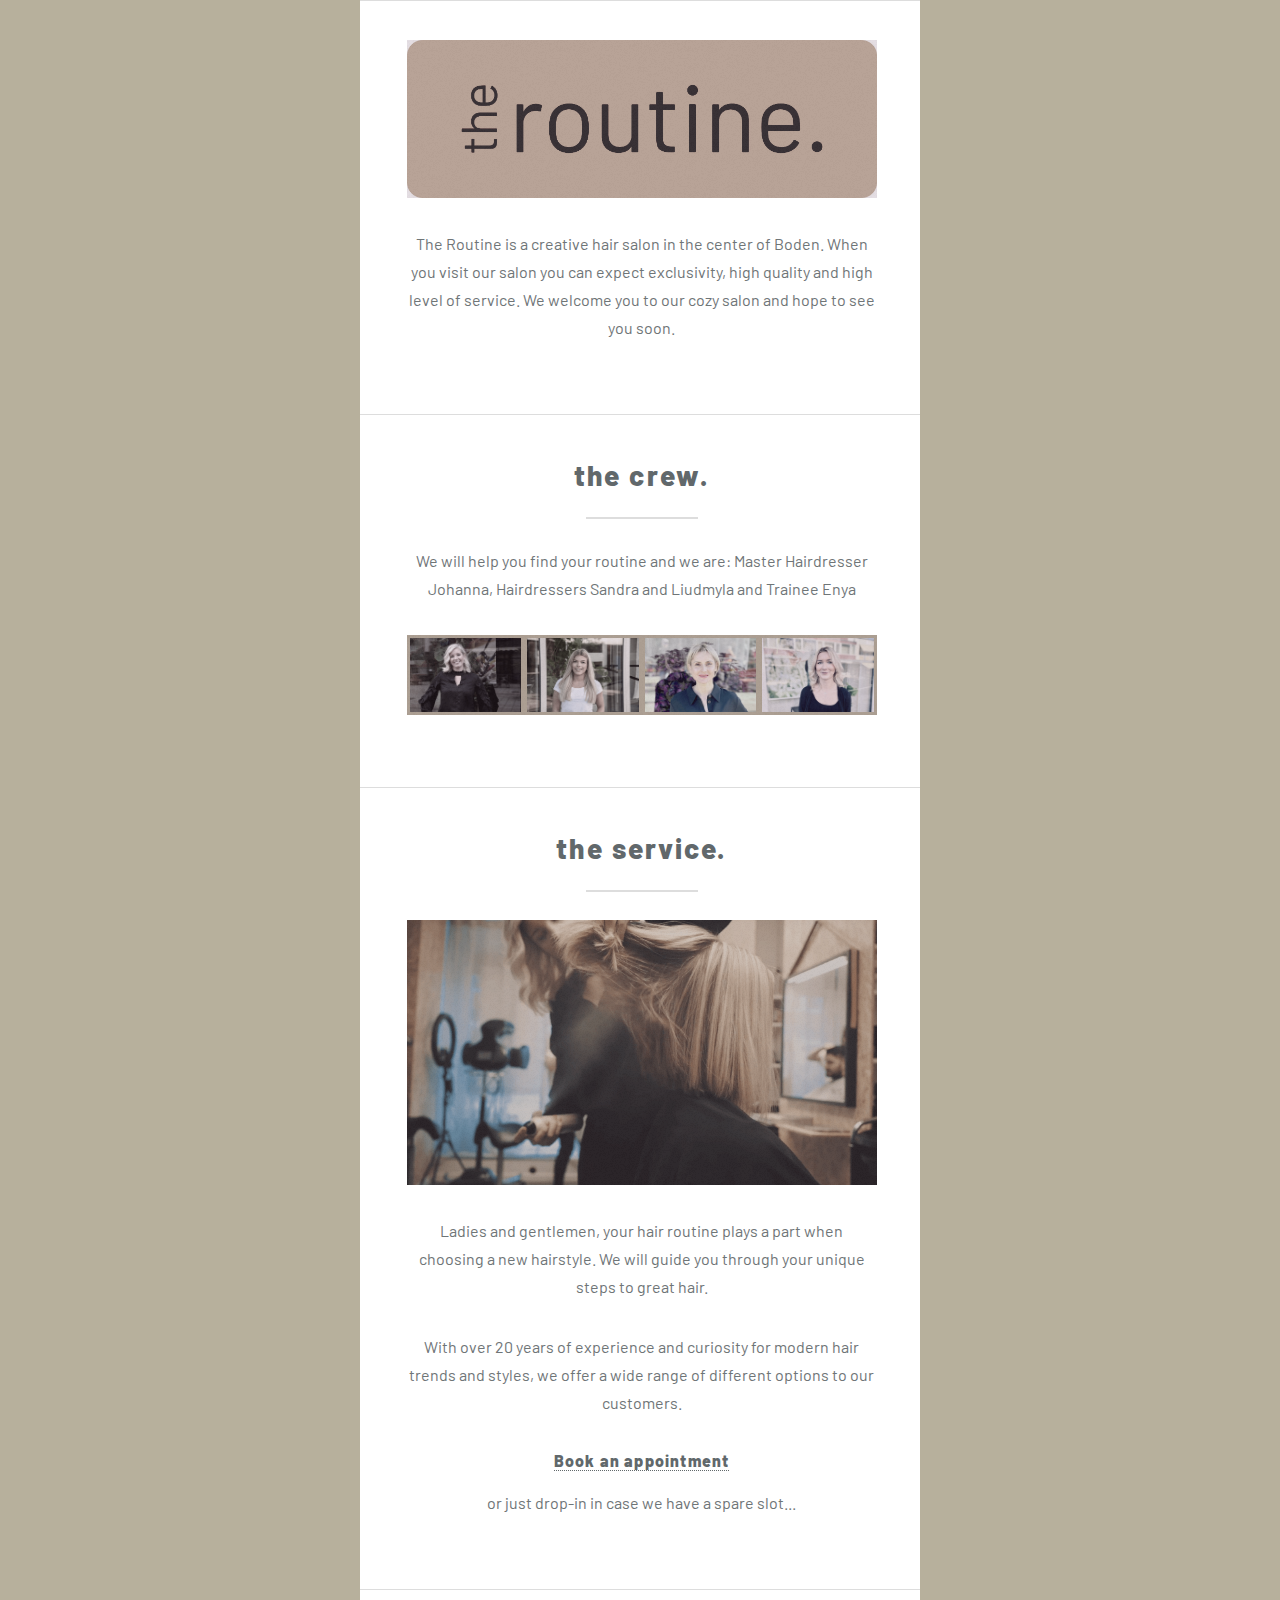
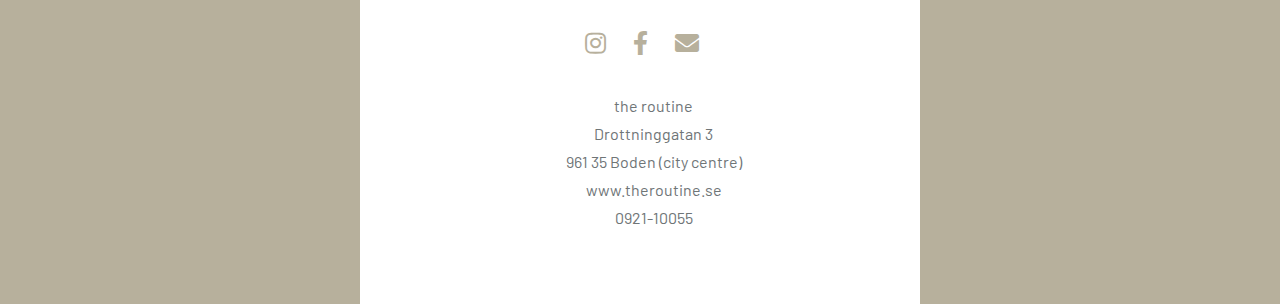
<file: docs/index.html>
<!DOCTYPE HTML>
<!--
	Highlights by HTML5 UP
	html5up.net | @ajlkn
	Free for personal and commercial use under the CCA 3.0 license (html5up.net/license)
-->
<html>
	<head>
		<title>the routine. - A Creative Hair Salon in Boden</title>
		<meta charset="utf-8" />
		<meta name="viewport" content="width=device-width, initial-scale=1, user-scalable=no" />
		<link rel="stylesheet" href="assets/css/main.css" />
	</head>
	<!-- Google tag (gtag.js) -->
<!-- <script async src="https://www.googletagmanager.com/gtag/js?id=G-MKM42ZQYKB"></script>
<script>
  window.dataLayer = window.dataLayer || [];
  function gtag(){dataLayer.push(arguments);}
  gtag('js', new Date());

  gtag('config', 'G-MKM42ZQYKB');
</script> -->
	<body class="is-preload">

		<!-- Header 
			<section id="header">
				<header class="major">
					<h1>The Routine</h1>
					<p>The Routine is a creative hair salon in the center of Boden</p>
				</header>
				<div class="container">
					<ul class="actions special">
						<li><a href="#one" class="button primary scrolly">Begin</a></li>
					</ul>
				</div>
			</section> -->

		<!-- One -->
		<section id="one" class="main special">
			<div class="container">

				<div class="content">
					<span class="fit image"><img src="images/logo.jpg" alt="The Routine logo" /></span>
					<p> The Routine is a creative hair salon in the center of Boden. 
					When you visit our salon you can expect exclusivity, high quality and high level of service. 
					We welcome you to our cozy salon and hope to see you soon.</p>
				</div>
			</div>
		</section>

		<!-- <section id="one" class="main special">
			<div class="container">
				<div class="content">
					<p> The Routine is a creative hair salon in the center of Boden. 
					When you visit our salon you can expect exclusivity, high quality and high level of service. 
					We welcome you to our cozy salon and hope to see you soon.</p>
				</div>
			</div>
		</section> -->

		<!-- Two -->
		<section id="two" class="main special">
			<div class="container">
				<div class="content">
					<header class="major">
						<h2>the crew.</h2>
					</header>
					<p>We will help you find your routine and we are:
					   Master Hairdresser Johanna, Hairdressers Sandra and Liudmyla and Trainee Enya
					</p>
					<p class="image-horisontal">
						<span class="image fit column first"><img src="images/johanna.jpg" alt="Master Hairdresser Johannna" /></span>
						<span class="image fit column"><img src="images/Sandra.png" alt="Hairdresser Sandra" /></span>
						<span class="image fit column"><img src="images/liudmyla.jpg" alt="Hairdresser Liudmyla" /></span>
						<span class="image fit column"><img src="images/enya.jpg" alt="Trainee Enya" /></span>
					</p>
				</div>
			</div>
		</section>
		
		<!-- Three -->
		<section id="three" class="main special">
			<div class="container">
				<div class="content">
					<header class="major">
						<h2>the service.</h2>
					</header>
					<span class="fit image"><img src="images/spray.png" alt="Hair spray" /></span>
					<p>Ladies and gentlemen, your hair routine plays a part when choosing a new hairstyle. We will guide you through your unique steps to great hair.
					</p>
					<p>With over 20 years of experience and curiosity for modern hair trends and styles, we offer a wide range of different options to our customers.</p>
							<h3><a href="https://www.bokadirekt.se/places/guys-dolls-i-boden-42441">Book an appointment</a></h3>
					<p>or just drop-in in case we have a spare slot...</p>
				</div>
			</div>
		</section>

				<!-- footer -->
				<section id="three" class="main special">
					<div class="container">
						<div class="content">
							<footer>
								<ul class="icons">
									<li><a href="https://www.instagram.com/salongtheroutine?igsh=MTllNGpkdGs1ZHFycA==" class="icon brands alt fa-instagram"><span class="label">Instagram</span></a></li>
									<li><a href="https://www.facebook.com/share/12DYqbUjGJo/" class="icon brands alt fa-facebook-f"><span class="label">Facebook</span></a></li>
									<li><a href="mailto:salong@theroutine.se" class="icon solid alt fa-envelope"><span class="label">Email</span></a></li>
								</ul>
								<ul lass="address">
									<li>the routine</li>
									<li>Drottninggatan 3</li>
									<li>961 35 Boden (city centre)</li>
									<li>www.theroutine.se</li>
									<li>0921-10055</li>
								</ul>
							</footer>
			
						</div>
					</div>
				</section>



		<!-- Scripts -->
			<script src="assets/js/jquery.min.js"></script>
			<script src="assets/js/jquery.scrollex.min.js"></script>
			<script src="assets/js/jquery.scrolly.min.js"></script>
			<script src="assets/js/browser.min.js"></script>
			<script src="assets/js/breakpoints.min.js"></script>
			<script src="assets/js/util.js"></script>
			<script src="assets/js/main.js"></script>

	</body>
</html>
</file>
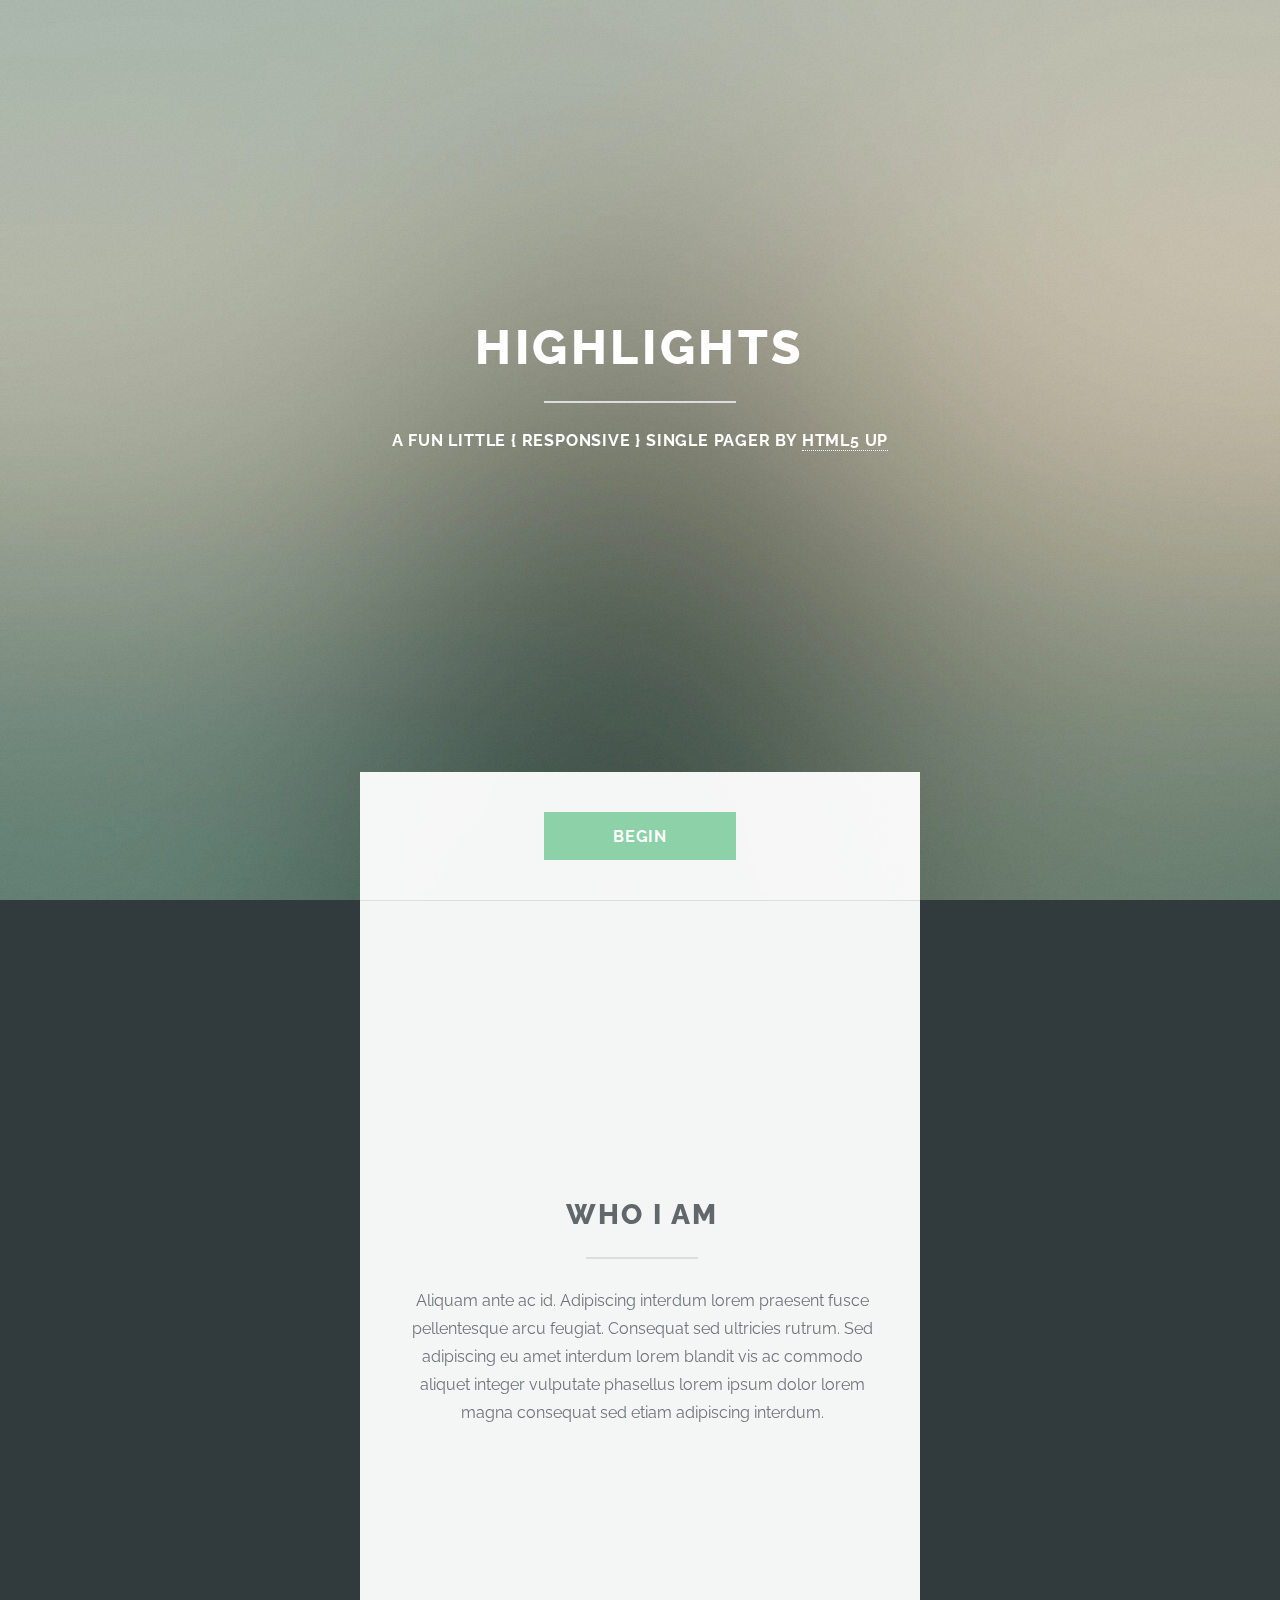
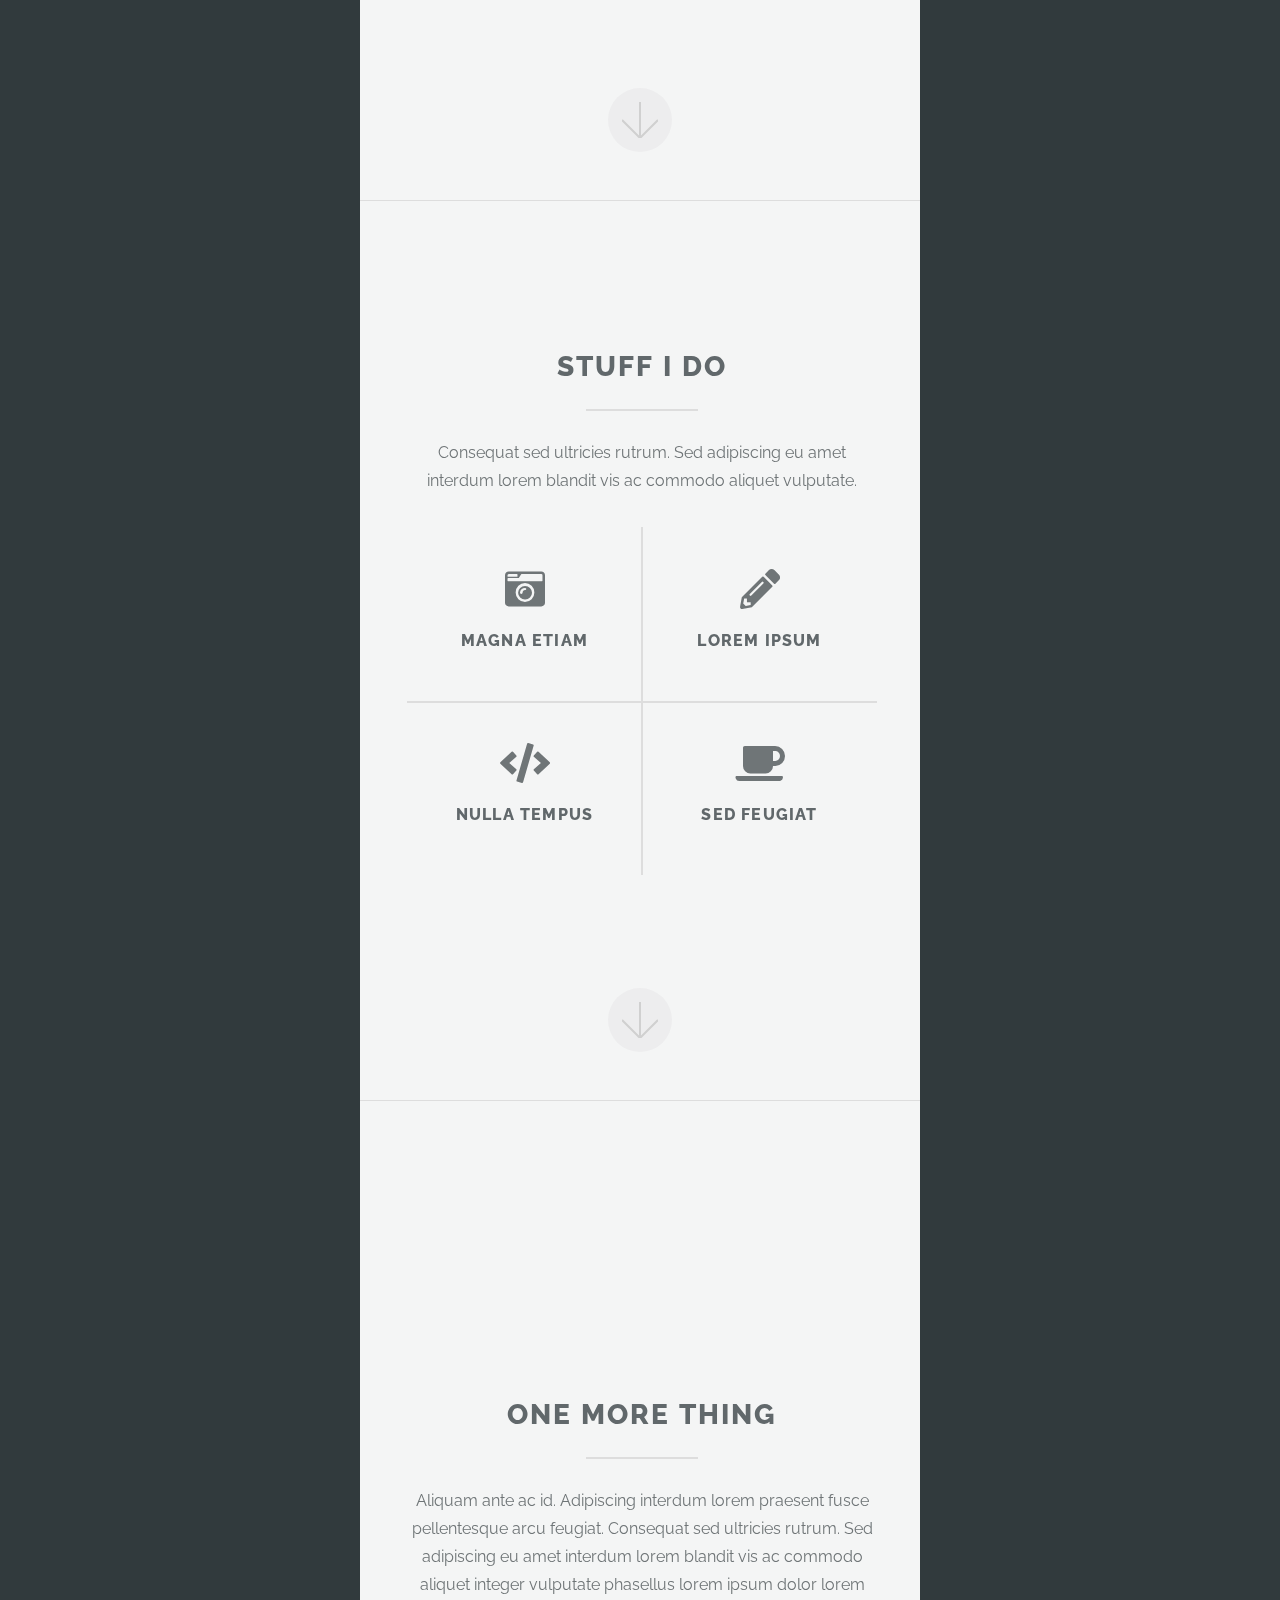
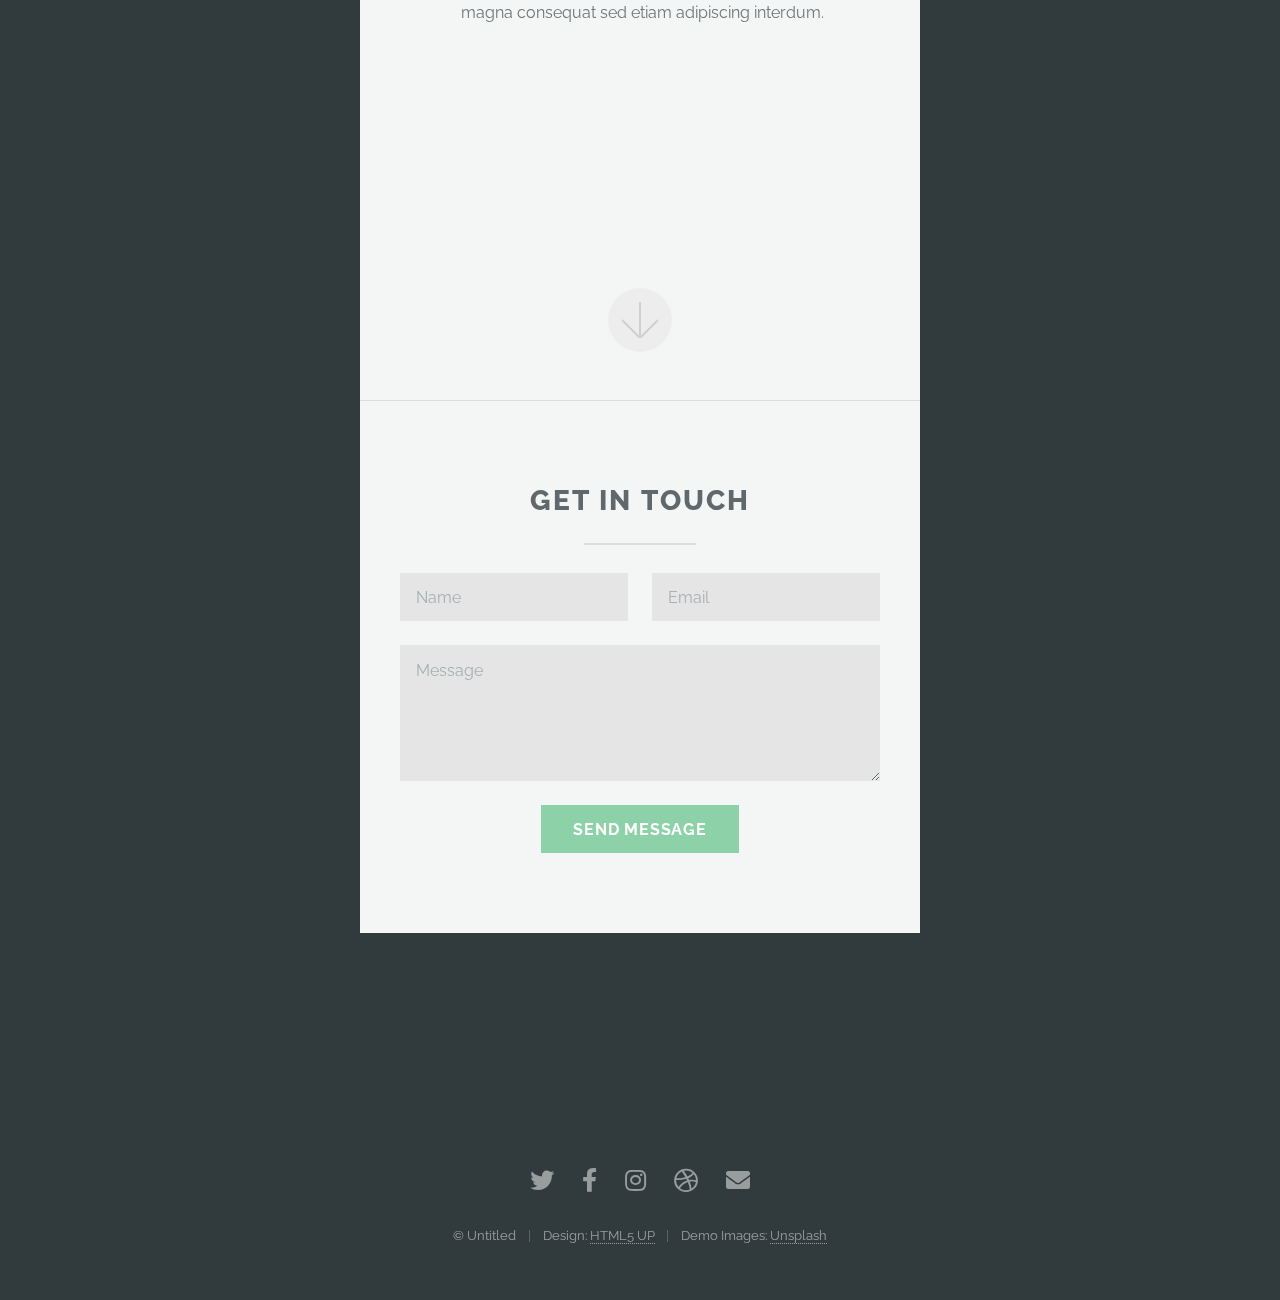
<file: html5up-highlights/index.html>
<!DOCTYPE HTML>
<!--
	Highlights by HTML5 UP
	html5up.net | @ajlkn
	Free for personal and commercial use under the CCA 3.0 license (html5up.net/license)
-->
<html>
	<head>
		<title>Highlights by HTML5 UP</title>
		<meta charset="utf-8" />
		<meta name="viewport" content="width=device-width, initial-scale=1, user-scalable=no" />
		<link rel="stylesheet" href="assets/css/main.css" />
	</head>
	<body class="is-preload">

		<!-- Header -->
			<section id="header">
				<header class="major">
					<h1>Highlights</h1>
					<p>A fun little { responsive } single pager by <a href="http://html5up.net">HTML5 UP</a></p>
				</header>
				<div class="container">
					<ul class="actions special">
						<li><a href="#one" class="button primary scrolly">Begin</a></li>
					</ul>
				</div>
			</section>

		<!-- One -->
			<section id="one" class="main special">
				<div class="container">
					<span class="image fit primary"><img src="images/pic01.jpg" alt="" /></span>
					<div class="content">
						<header class="major">
							<h2>Who I am</h2>
						</header>
						<p>Aliquam ante ac id. Adipiscing interdum lorem praesent fusce pellentesque arcu feugiat. Consequat sed ultricies rutrum. Sed adipiscing eu amet interdum lorem blandit vis ac commodo aliquet integer vulputate phasellus lorem ipsum dolor lorem magna consequat sed etiam adipiscing interdum.</p>
					</div>
					<a href="#two" class="goto-next scrolly">Next</a>
				</div>
			</section>

		<!-- Two -->
			<section id="two" class="main special">
				<div class="container">
					<span class="image fit primary"><img src="images/pic02.jpg" alt="" /></span>
					<div class="content">
						<header class="major">
							<h2>Stuff I do</h2>
						</header>
						<p>Consequat sed ultricies rutrum. Sed adipiscing eu amet interdum lorem blandit vis ac commodo aliquet vulputate.</p>
						<ul class="icons-grid">
							<li>
								<span class="icon solid major fa-camera-retro"></span>
								<h3>Magna Etiam</h3>
							</li>
							<li>
								<span class="icon solid major fa-pencil-alt"></span>
								<h3>Lorem Ipsum</h3>
							</li>
							<li>
								<span class="icon solid major fa-code"></span>
								<h3>Nulla Tempus</h3>
							</li>
							<li>
								<span class="icon solid major fa-coffee"></span>
								<h3>Sed Feugiat</h3>
							</li>
						</ul>
					</div>
					<a href="#three" class="goto-next scrolly">Next</a>
				</div>
			</section>

		<!-- Three -->
			<section id="three" class="main special">
				<div class="container">
					<span class="image fit primary"><img src="images/pic03.jpg" alt="" /></span>
					<div class="content">
						<header class="major">
							<h2>One more thing</h2>
						</header>
						<p>Aliquam ante ac id. Adipiscing interdum lorem praesent fusce pellentesque arcu feugiat. Consequat sed ultricies rutrum. Sed adipiscing eu amet interdum lorem blandit vis ac commodo aliquet integer vulputate phasellus lorem ipsum dolor lorem magna consequat sed etiam adipiscing interdum.</p>
					</div>
					<a href="#footer" class="goto-next scrolly">Next</a>
				</div>
			</section>

		<!-- Four -->
		<!--
			<section id="four" class="main">
				<div class="container">
					<div class="content">
						<header class="major">
							<h2>Elements</h2>
						</header>
						<section>
							<h4>Text</h4>
							<p>This is <b>bold</b> and this is <strong>strong</strong>. This is <i>italic</i> and this is <em>emphasized</em>.
							This is <sup>superscript</sup> text and this is <sub>subscript</sub> text.
							This is <u>underlined</u> and this is code: <code>for (;;) { ... }</code>. Finally, <a href="#">this is a link</a>.</p>
							<hr />
							<header>
								<h4>Heading with a Subtitle</h4>
								<p>Lorem ipsum dolor sit amet nullam id egestas urna aliquam</p>
							</header>
							<p>Nunc lacinia ante nunc ac lobortis. Interdum adipiscing gravida odio porttitor sem non mi integer non faucibus ornare mi ut ante amet placerat aliquet. Volutpat eu sed ante lacinia sapien lorem accumsan varius montes viverra nibh in adipiscing blandit tempus accumsan.</p>
							<header>
								<h5>Heading with a Subtitle</h5>
								<p>Lorem ipsum dolor sit amet nullam id egestas urna aliquam</p>
							</header>
							<p>Nunc lacinia ante nunc ac lobortis. Interdum adipiscing gravida odio porttitor sem non mi integer non faucibus ornare mi ut ante amet placerat aliquet. Volutpat eu sed ante lacinia sapien lorem accumsan varius montes viverra nibh in adipiscing blandit tempus accumsan.</p>
							<hr />
							<h2>Heading Level 2</h2>
							<h3>Heading Level 3</h3>
							<h4>Heading Level 4</h4>
							<h5>Heading Level 5</h5>
							<h6>Heading Level 6</h6>
							<hr />
							<h5>Blockquote</h5>
							<blockquote>Fringilla nisl. Donec accumsan interdum nisi, quis tincidunt felis sagittis eget tempus euismod. Vestibulum ante ipsum primis in faucibus vestibulum. Blandit adipiscing eu felis iaculis volutpat ac adipiscing accumsan faucibus. Vestibulum ante ipsum primis in faucibus lorem ipsum dolor sit amet nullam adipiscing eu felis.</blockquote>
							<h5>Preformatted</h5>
							<pre><code>i = 0;

while (!deck.isInOrder()) {
  print 'Iteration ' + i;
  deck.shuffle();
  i++;
}

print 'It took ' + i + ' iterations to sort the deck.';</code></pre>
						</section>

						<section>
							<h4>Lists</h4>
							<div class="row">
								<div class="col-6 col-12-medium">
									<h5>Unordered</h5>
									<ul>
										<li>Dolor pulvinar etiam.</li>
										<li>Sagittis adipiscing.</li>
										<li>Felis enim feugiat.</li>
									</ul>
									<h5>Alternate</h5>
									<ul class="alt">
										<li>Dolor pulvinar etiam.</li>
										<li>Sagittis adipiscing.</li>
										<li>Felis enim feugiat.</li>
									</ul>
								</div>
								<div class="col-6 col-12-medium">
									<h5>Ordered</h5>
									<ol>
										<li>Dolor pulvinar etiam.</li>
										<li>Etiam vel felis viverra.</li>
										<li>Felis enim feugiat.</li>
										<li>Dolor pulvinar etiam.</li>
										<li>Etiam vel felis lorem.</li>
										<li>Felis enim et feugiat.</li>
									</ol>
									<h5>Icons</h5>
									<ul class="icons">
										<li><a href="#" class="icon brands fa-twitter"><span class="label">Twitter</span></a></li>
										<li><a href="#" class="icon brands fa-facebook-f"><span class="label">Facebook</span></a></li>
										<li><a href="#" class="icon brands fa-instagram"><span class="label">Instagram</span></a></li>
										<li><a href="#" class="icon brands fa-github"><span class="label">Github</span></a></li>
									</ul>
								</div>
							</div>
							<h5>Actions</h5>
							<ul class="actions">
								<li><a href="#" class="button primary">Default</a></li>
								<li><a href="#" class="button">Default</a></li>
							</ul>
							<ul class="actions small">
								<li><a href="#" class="button primary small">Small</a></li>
								<li><a href="#" class="button small">Small</a></li>
							</ul>
							<div class="row">
								<div class="col-6 col-12-small">
									<ul class="actions stacked">
										<li><a href="#" class="button primary">Default</a></li>
										<li><a href="#" class="button">Default</a></li>
									</ul>
								</div>
								<div class="col-6 col-12-small">
									<ul class="actions stacked">
										<li><a href="#" class="button primary small">Small</a></li>
										<li><a href="#" class="button small">Small</a></li>
									</ul>
								</div>
								<div class="col-6 col-12-small">
									<ul class="actions stacked">
										<li><a href="#" class="button primary fit">Default</a></li>
										<li><a href="#" class="button fit">Default</a></li>
									</ul>
								</div>
								<div class="col-6 col-12-small">
									<ul class="actions stacked">
										<li><a href="#" class="button primary small fit">Small</a></li>
										<li><a href="#" class="button small fit">Small</a></li>
									</ul>
								</div>
							</div>
						</section>

						<section>
							<h4>Table</h4>
							<h5>Default</h5>
							<div class="table-wrapper">
								<table>
									<thead>
										<tr>
											<th>Name</th>
											<th>Description</th>
											<th>Price</th>
										</tr>
									</thead>
									<tbody>
										<tr>
											<td>Item One</td>
											<td>Ante turpis integer aliquet porttitor.</td>
											<td>29.99</td>
										</tr>
										<tr>
											<td>Item Two</td>
											<td>Vis ac commodo adipiscing arcu aliquet.</td>
											<td>19.99</td>
										</tr>
										<tr>
											<td>Item Three</td>
											<td> Morbi faucibus arcu accumsan lorem.</td>
											<td>29.99</td>
										</tr>
										<tr>
											<td>Item Four</td>
											<td>Vitae integer tempus condimentum.</td>
											<td>19.99</td>
										</tr>
										<tr>
											<td>Item Five</td>
											<td>Ante turpis integer aliquet porttitor.</td>
											<td>29.99</td>
										</tr>
									</tbody>
									<tfoot>
										<tr>
											<td colspan="2"></td>
											<td>100.00</td>
										</tr>
									</tfoot>
								</table>
							</div>

							<h5>Alternate</h5>
							<div class="table-wrapper">
								<table class="alt">
									<thead>
										<tr>
											<th>Name</th>
											<th>Description</th>
											<th>Price</th>
										</tr>
									</thead>
									<tbody>
										<tr>
											<td>Item One</td>
											<td>Ante turpis integer aliquet porttitor.</td>
											<td>29.99</td>
										</tr>
										<tr>
											<td>Item Two</td>
											<td>Vis ac commodo adipiscing arcu aliquet.</td>
											<td>19.99</td>
										</tr>
										<tr>
											<td>Item Three</td>
											<td> Morbi faucibus arcu accumsan lorem.</td>
											<td>29.99</td>
										</tr>
										<tr>
											<td>Item Four</td>
											<td>Vitae integer tempus condimentum.</td>
											<td>19.99</td>
										</tr>
										<tr>
											<td>Item Five</td>
											<td>Ante turpis integer aliquet porttitor.</td>
											<td>29.99</td>
										</tr>
									</tbody>
									<tfoot>
										<tr>
											<td colspan="2"></td>
											<td>100.00</td>
										</tr>
									</tfoot>
								</table>
							</div>
						</section>

						<section>
							<h4>Buttons</h4>
							<ul class="actions">
								<li><a href="#" class="button primary">Primary</a></li>
								<li><a href="#" class="button">Default</a></li>
							</ul>
							<ul class="actions">
								<li><a href="#" class="button">Default</a></li>
								<li><a href="#" class="button small">Small</a></li>
							</ul>
							<ul class="actions fit">
								<li><a href="#" class="button primary fit">Fit</a></li>
								<li><a href="#" class="button fit">Fit</a></li>
							</ul>
							<ul class="actions fit small">
								<li><a href="#" class="button primary fit small">Fit + Small</a></li>
								<li><a href="#" class="button fit small">Fit + Small</a></li>
							</ul>
							<ul class="actions">
								<li><a href="#" class="button primary icon solid fa-download">Icon</a></li>
								<li><a href="#" class="button icon solid fa-download">Icon</a></li>
							</ul>
							<ul class="actions">
								<li><span class="button primary disabled">Disabled</span></li>
								<li><span class="button disabled">Disabled</span></li>
							</ul>
						</section>

						<section>
							<h4>Form</h4>
							<form method="post" action="#">
								<div class="row gtr-uniform">
									<div class="col-6 col-12-xsmall">
										<input type="text" name="demo-name" id="demo-name" value="" placeholder="Name" />
									</div>
									<div class="col-6 col-12-xsmall">
										<input type="email" name="demo-email" id="demo-email" value="" placeholder="Email" />
									</div>
									<div class="col-12">
										<select name="demo-category" id="demo-category">
											<option value="">- Category -</option>
											<option value="1">Manufacturing</option>
											<option value="1">Shipping</option>
											<option value="1">Administration</option>
											<option value="1">Human Resources</option>
										</select>
									</div>
									<div class="col-4 col-12-small">
										<input type="radio" id="demo-priority-low" name="demo-priority" checked>
										<label for="demo-priority-low">Low</label>
									</div>
									<div class="col-4 col-12-small">
										<input type="radio" id="demo-priority-normal" name="demo-priority">
										<label for="demo-priority-normal">Normal</label>
									</div>
									<div class="col-4 col-12-small">
										<input type="radio" id="demo-priority-high" name="demo-priority">
										<label for="demo-priority-high">High</label>
									</div>
									<div class="col-6 col-12-small">
										<input type="checkbox" id="demo-copy" name="demo-copy">
										<label for="demo-copy">Email me a copy</label>
									</div>
									<div class="col-6 col-12-small">
										<input type="checkbox" id="demo-human" name="demo-human" checked>
										<label for="demo-human">Not a robot</label>
									</div>
									<div class="col-12">
										<textarea name="demo-message" id="demo-message" placeholder="Enter your message" rows="6"></textarea>
									</div>
									<div class="col-12">
										<ul class="actions">
											<li><input type="submit" value="Send Message" class="primary" /></li>
											<li><input type="reset" value="Reset" /></li>
										</ul>
									</div>
								</div>
							</form>
						</section>

						<section>
							<h4>Image</h4>
							<h5>Fit</h5>
							<div class="box alt">
								<div class="row gtr-uniform gtr-50">
									<div class="col-12"><span class="image fit"><img src="images/pic04.jpg" alt="" /></span></div>
									<div class="col-4"><span class="image fit"><img src="images/pic04.jpg" alt="" /></span></div>
									<div class="col-4"><span class="image fit"><img src="images/pic04.jpg" alt="" /></span></div>
									<div class="col-4"><span class="image fit"><img src="images/pic04.jpg" alt="" /></span></div>
									<div class="col-4"><span class="image fit"><img src="images/pic04.jpg" alt="" /></span></div>
									<div class="col-4"><span class="image fit"><img src="images/pic04.jpg" alt="" /></span></div>
									<div class="col-4"><span class="image fit"><img src="images/pic04.jpg" alt="" /></span></div>
									<div class="col-4"><span class="image fit"><img src="images/pic04.jpg" alt="" /></span></div>
									<div class="col-4"><span class="image fit"><img src="images/pic04.jpg" alt="" /></span></div>
									<div class="col-4"><span class="image fit"><img src="images/pic04.jpg" alt="" /></span></div>
								</div>
							</div>
							<h5>Left &amp; Right</h5>
							<p><span class="image left"><img src="images/pic05.jpg" alt="" /></span>Fringilla nisl. Donec accumsan interdum nisi, quis tincidunt felis sagittis eget. tempus euismod. Vestibulum ante ipsum primis in faucibus vestibulum. Blandit adipiscing eu felis iaculis volutpat ac adipiscing accumsan eu faucibus. Integer ac pellentesque praesent tincidunt felis sagittis eget. tempus euismod. Vestibulum ante ipsum primis in faucibus vestibulum. Blandit adipiscing eu felis iaculis volutpat ac adipiscing accumsan eu faucibus. Integer ac pellentesque praesent. Donec accumsan interdum nisi, quis tincidunt felis sagittis eget. tempus euismod. Vestibulum ante ipsum primis in faucibus vestibulum. Blandit adipiscing eu felis iaculis volutpat ac adipiscing accumsan eu faucibus. Integer ac pellentesque praesent tincidunt felis sagittis eget. tempus euismod. Vestibulum ante ipsum primis in faucibus vestibulum. Blandit adipiscing eu felis iaculis volutpat ac adipiscing accumsan eu faucibus. Integer ac pellentesque praesent.</p>
							<p><span class="image right"><img src="images/pic05.jpg" alt="" /></span>Fringilla nisl. Donec accumsan interdum nisi, quis tincidunt felis sagittis eget. tempus euismod. Vestibulum ante ipsum primis in faucibus vestibulum. Blandit adipiscing eu felis iaculis volutpat ac adipiscing accumsan eu faucibus. Integer ac pellentesque praesent tincidunt felis sagittis eget. tempus euismod. Vestibulum ante ipsum primis in faucibus vestibulum. Blandit adipiscing eu felis iaculis volutpat ac adipiscing accumsan eu faucibus. Integer ac pellentesque praesent. Donec accumsan interdum nisi, quis tincidunt felis sagittis eget. tempus euismod. Vestibulum ante ipsum primis in faucibus vestibulum. Blandit adipiscing eu felis iaculis volutpat ac adipiscing accumsan eu faucibus. Integer ac pellentesque praesent tincidunt felis sagittis eget. tempus euismod. Vestibulum ante ipsum primis in faucibus vestibulum. Blandit adipiscing eu felis iaculis volutpat ac adipiscing accumsan eu faucibus. Integer ac pellentesque praesent.</p>
						</section>

					</div>
					<a href="#footer" class="goto-next scrolly">Next</a>
				</div>
			</section>
		-->

		<!-- Footer -->
			<section id="footer">
				<div class="container">
					<header class="major">
						<h2>Get in touch</h2>
					</header>
					<form method="post" action="#">
						<div class="row gtr-uniform">
							<div class="col-6 col-12-xsmall"><input type="text" name="name" id="name" placeholder="Name" /></div>
							<div class="col-6 col-12-xsmall"><input type="email" name="email" id="email" placeholder="Email" /></div>
							<div class="col-12"><textarea name="message" id="message" placeholder="Message" rows="4"></textarea></div>
							<div class="col-12">
								<ul class="actions special">
									<li><input type="submit" value="Send Message" class="primary" /></li>
								</ul>
							</div>
						</div>
					</form>
				</div>
				<footer>
					<ul class="icons">
						<li><a href="#" class="icon brands alt fa-twitter"><span class="label">Twitter</span></a></li>
						<li><a href="#" class="icon brands alt fa-facebook-f"><span class="label">Facebook</span></a></li>
						<li><a href="#" class="icon brands alt fa-instagram"><span class="label">Instagram</span></a></li>
						<li><a href="#" class="icon brands alt fa-dribbble"><span class="label">Dribbble</span></a></li>
						<li><a href="#" class="icon solid alt fa-envelope"><span class="label">Email</span></a></li>
					</ul>
					<ul class="copyright">
						<li>&copy; Untitled</li><li>Design: <a href="http://html5up.net">HTML5 UP</a></li><li>Demo Images: <a href="http://unsplash.com">Unsplash</a></li>
					</ul>
				</footer>
			</section>

		<!-- Scripts -->
			<script src="assets/js/jquery.min.js"></script>
			<script src="assets/js/jquery.scrollex.min.js"></script>
			<script src="assets/js/jquery.scrolly.min.js"></script>
			<script src="assets/js/browser.min.js"></script>
			<script src="assets/js/breakpoints.min.js"></script>
			<script src="assets/js/util.js"></script>
			<script src="assets/js/main.js"></script>

	</body>
</html>
</file>
<file: docs/assets/css/main.css>
@import url("fontawesome-all.min.css");
@import url("https://fonts.googleapis.com/css?family=Barlow:400,400italic,700,800");

/*
	Highlights by HTML5 UP
	html5up.net | @ajlkn
	Free for personal and commercial use under the CCA 3.0 license (html5up.net/license)
*/

html, body, div, span, applet, object,
iframe, h1, h2, h3, h4, h5, h6, p, blockquote,
pre, a, abbr, acronym, address, big, cite,
code, del, dfn, em, img, ins, kbd, q, s, samp,
small, strike, strong, sub, sup, tt, var, b,
u, i, center, dl, dt, dd, ol, ul, li, fieldset,
form, label, legend, table, caption, tbody,
tfoot, thead, tr, th, td, article, aside,
canvas, details, embed, figure, figcaption,
footer, header, hgroup, menu, nav, output, ruby,
section, summary, time, mark, audio, video {
	margin: 0;
	padding: 0;
	border: 0;
	font-size: 100%;
	font: inherit;
	vertical-align: baseline;}

article, aside, details, figcaption, figure,
footer, header, hgroup, menu, nav, section {
	display: block;}

body {
	line-height: 1;
}

odd {
	background-color: white;
}
ol, ul {
	list-style: none;
}

blockquote, q {
	quotes: none;
}

	blockquote:before, blockquote:after, q:before, q:after {
		content: '';
		content: none;
	}

table {
	border-collapse: collapse;
	border-spacing: 0;
}

body {
	-webkit-text-size-adjust: none;
}

mark {
	background-color: transparent;
	color: inherit;
}

input::-moz-focus-inner {
	border: 0;
	padding: 0;
}

input, select, textarea {
	-moz-appearance: none;
	-webkit-appearance: none;
	-ms-appearance: none;
	appearance: none;
}

/* Basic */

	html {
		box-sizing: border-box;
	}

	*, *:before, *:after {
		box-sizing: inherit;
	}

	html {
		background-color: #ffffff;
		background-attachment: fixed,fixed;
		background-position: top left,center center;
	}

	html.is-preload *, html.is-preload *:before, html.is-preload *:after {
		-moz-animation: none !important;
		-webkit-animation: none !important;
		-ms-animation: none !important;
		animation: none !important;
		-moz-transition: none !important;
		-webkit-transition: none !important;
		-ms-transition: none !important;
		transition: none !important;
	}

	html.is-touch {
		height: 100vh;
		overflow: hidden;
	}

		html.is-touch #wrapper {
			-webkit-backface-visibility: hidden;
			-webkit-overflow-scrolling: touch;
			-webkit-transform: translate3d(0, 0, 0);
			height: 100vh;
			overflow: auto;
		}

	body, input, select, textarea {
		color: #6f7577;
		font-family: "Barlow", "Helvetica", sans-serif;
		font-size: 15pt;
		font-weight: 400;
		line-height: 1.75em;
	}

	a {
		-moz-transition: color 0.2s ease-in-out, border-bottom-color 0.2s ease-in-out;
		-webkit-transition: color 0.2s ease-in-out, border-bottom-color 0.2s ease-in-out;
		-ms-transition: color 0.2s ease-in-out, border-bottom-color 0.2s ease-in-out;
		transition: color 0.2s ease-in-out, border-bottom-color 0.2s ease-in-out;
		border-bottom: dotted 1px;
		color: #8cd1a8;
		text-decoration: none;
	}

		a:hover {
			border-bottom-color: transparent !important;
			color: #8cd1a8 !important;
			text-decoration: none;
		}

	strong, b {
		color: #61686b;
		font-weight: 700;
	}

	em, i {
		font-style: italic;
	}

	p {
		margin: 0 0 2em 0;
	}

	h1, h2, h3, h4, h5, h6 {
		color: #61686b;
		font-weight: 800;
		letter-spacing: 0.075em;
		line-height: 1em;
		margin: 0 0 1em 0;
	}

		h1 a, h2 a, h3 a, h4 a, h5 a, h6 a {
			color: inherit;
			text-decoration: none;
		}

	h2 {
		font-size: 1.75em;
		line-height: 1.5em;
	}

	h3 {
		font-size: 1em;
		line-height: 1.5em;
	}

	h4 {
		font-size: 0.9em;
		line-height: 1.5em;
	}

	h5 {
		font-size: 0.8em;
		line-height: 1.5em;
	}

	h6 {
		font-size: 0.7em;
		line-height: 1.5em;
	}

	sub {
		font-size: 0.8em;
		position: relative;
		top: 0.5em;
	}

	sup {
		font-size: 0.8em;
		position: relative;
		top: -0.5em;
	}

	hr {
		border: 0;
		border-bottom: solid 1px #dddddd;
		margin: 2em 0;
	}

		hr.major {
			margin: 3em 0;
		}

	blockquote {
		border-left: solid 6px #dddddd;
		font-style: italic;
		margin: 0 0 2em 0;
		padding: 0.5em 0 0.5em 1.5em;
	}

	code {
		background: rgba(144, 144, 144, 0.075);
		font-family: "Courier New", monospace;
		font-size: 0.9em;
		margin: 0 0.25em;
		padding: 0.25em 0.65em;
	}

	pre {
		-webkit-overflow-scrolling: touch;
		font-family: "Courier New", monospace;
		font-size: 0.9em;
		margin: 0 0 2em 0;
	}

		pre code {
			display: block;
			line-height: 1.75em;
			padding: 1em 1.5em;
			overflow-x: auto;
		}

	.align-left {
		text-align: left;
	}

	.align-center {
		text-align: center;
	}

	.align-right {
		text-align: right;
	}

/* Container */

	.container {
		margin: 0 auto;
		max-width: calc(100% - 4em);
		width: 35em;
	}

		.container.xsmall {
			width: 8.75em;
		}

		.container.small {
			width: 17.5em;
		}

		.container.medium {
			width: 26.25em;
		}

		.container.large {
			width: 43.75em;
		}

		.container.xlarge {
			width: 52.5em;
		}

		.container.max {
			width: 100%;
		}

		@media screen and (max-width: 980px) {

			.container {
				width: 80% !important;
				max-width: 100% !important;
			}

		}

/* Row */

	.row {
		display: flex;
		flex-wrap: wrap;
		box-sizing: border-box;
		align-items: stretch;
	}

		.row > * {
			box-sizing: border-box;
		}

		.row.gtr-uniform > * > :last-child {
			margin-bottom: 0;
		}

		.row.aln-left {
			justify-content: flex-start;
		}

		.row.aln-center {
			justify-content: center;
		}

		.row.aln-right {
			justify-content: flex-end;
		}

		.row.aln-top {
			align-items: flex-start;
		}

		.row.aln-middle {
			align-items: center;
		}

		.row.aln-bottom {
			align-items: flex-end;
		}

		.row > .imp {
			order: -1;
		}

		.row > .col-1 {
			width: 8.33333%;
		}

		.row > .off-1 {
			margin-left: 8.33333%;
		}

		.row > .col-2 {
			width: 16.66667%;
		}

		.row > .off-2 {
			margin-left: 16.66667%;
		}

		.row > .col-3 {
			width: 25%;
		}

		.row > .off-3 {
			margin-left: 25%;
		}

		.row > .col-4 {
			width: 33.33333%;
		}

		.row > .off-4 {
			margin-left: 33.33333%;
		}

		.row > .col-5 {
			width: 41.66667%;
		}

		.row > .off-5 {
			margin-left: 41.66667%;
		}

		.row > .col-6 {
			width: 50%;
		}

		.row > .off-6 {
			margin-left: 50%;
		}

		.row > .col-7 {
			width: 58.33333%;
		}

		.row > .off-7 {
			margin-left: 58.33333%;
		}

		.row > .col-8 {
			width: 66.66667%;
		}

		.row > .off-8 {
			margin-left: 66.66667%;
		}

		.row > .col-9 {
			width: 75%;
		}

		.row > .off-9 {
			margin-left: 75%;
		}

		.row > .col-10 {
			width: 83.33333%;
		}

		.row > .off-10 {
			margin-left: 83.33333%;
		}

		.row > .col-11 {
			width: 91.66667%;
		}

		.row > .off-11 {
			margin-left: 91.66667%;
		}

		.row > .col-12 {
			width: 100%;
		}

		.row > .off-12 {
			margin-left: 100%;
		}

		.row.gtr-0 {
			margin-top: 0;
			margin-left: 0em;
		}

			.row.gtr-0 > * {
				padding: 0 0 0 0em;
			}

			.row.gtr-0.gtr-uniform {
				margin-top: 0em;
			}

				.row.gtr-0.gtr-uniform > * {
					padding-top: 0em;
				}

		.row.gtr-25 {
			margin-top: 0;
			margin-left: -0.375em;
		}

			.row.gtr-25 > * {
				padding: 0 0 0 0.375em;
			}

			.row.gtr-25.gtr-uniform {
				margin-top: -0.375em;
			}

				.row.gtr-25.gtr-uniform > * {
					padding-top: 0.375em;
				}

		.row.gtr-50 {
			margin-top: 0;
			margin-left: -0.75em;
		}

			.row.gtr-50 > * {
				padding: 0 0 0 0.75em;
			}

			.row.gtr-50.gtr-uniform {
				margin-top: -0.75em;
			}

				.row.gtr-50.gtr-uniform > * {
					padding-top: 0.75em;
				}

		.row {
			margin-top: 0;
			margin-left: -1.5em;
		}

			.row > * {
				padding: 0 0 0 1.5em;
			}

			.row.gtr-uniform {
				margin-top: -1.5em;
			}

				.row.gtr-uniform > * {
					padding-top: 1.5em;
				}

		.row.gtr-150 {
			margin-top: 0;
			margin-left: -2.25em;
		}

			.row.gtr-150 > * {
				padding: 0 0 0 2.25em;
			}

			.row.gtr-150.gtr-uniform {
				margin-top: -2.25em;
			}

				.row.gtr-150.gtr-uniform > * {
					padding-top: 2.25em;
				}

		.row.gtr-200 {
			margin-top: 0;
			margin-left: -3em;
		}

			.row.gtr-200 > * {
				padding: 0 0 0 3em;
			}

			.row.gtr-200.gtr-uniform {
				margin-top: -3em;
			}

				.row.gtr-200.gtr-uniform > * {
					padding-top: 3em;
				}

		@media screen and (max-width: 1680px) {

			.row {
				display: flex;
				flex-wrap: wrap;
				box-sizing: border-box;
				align-items: stretch;
			}

				.row > * {
					box-sizing: border-box;
				}

				.row.gtr-uniform > * > :last-child {
					margin-bottom: 0;
				}

				.row.aln-left {
					justify-content: flex-start;
				}

				.row.aln-center {
					justify-content: center;
				}

				.row.aln-right {
					justify-content: flex-end;
				}

				.row.aln-top {
					align-items: flex-start;
				}

				.row.aln-middle {
					align-items: center;
				}

				.row.aln-bottom {
					align-items: flex-end;
				}

				.row > .imp-large {
					order: -1;
				}

				.row > .col-1-large {
					width: 8.33333%;
				}

				.row > .off-1-large {
					margin-left: 8.33333%;
				}

				.row > .col-2-large {
					width: 16.66667%;
				}

				.row > .off-2-large {
					margin-left: 16.66667%;
				}

				.row > .col-3-large {
					width: 25%;
				}

				.row > .off-3-large {
					margin-left: 25%;
				}

				.row > .col-4-large {
					width: 33.33333%;
				}

				.row > .off-4-large {
					margin-left: 33.33333%;
				}

				.row > .col-5-large {
					width: 41.66667%;
				}

				.row > .off-5-large {
					margin-left: 41.66667%;
				}

				.row > .col-6-large {
					width: 50%;
				}

				.row > .off-6-large {
					margin-left: 50%;
				}

				.row > .col-7-large {
					width: 58.33333%;
				}

				.row > .off-7-large {
					margin-left: 58.33333%;
				}

				.row > .col-8-large {
					width: 66.66667%;
				}

				.row > .off-8-large {
					margin-left: 66.66667%;
				}

				.row > .col-9-large {
					width: 75%;
				}

				.row > .off-9-large {
					margin-left: 75%;
				}

				.row > .col-10-large {
					width: 83.33333%;
				}

				.row > .off-10-large {
					margin-left: 83.33333%;
				}

				.row > .col-11-large {
					width: 91.66667%;
				}

				.row > .off-11-large {
					margin-left: 91.66667%;
				}

				.row > .col-12-large {
					width: 100%;
				}

				.row > .off-12-large {
					margin-left: 100%;
				}

				.row.gtr-0 {
					margin-top: 0;
					margin-left: 0em;
				}

					.row.gtr-0 > * {
						padding: 0 0 0 0em;
					}

					.row.gtr-0.gtr-uniform {
						margin-top: 0em;
					}

						.row.gtr-0.gtr-uniform > * {
							padding-top: 0em;
						}

				.row.gtr-25 {
					margin-top: 0;
					margin-left: -0.375em;
				}

					.row.gtr-25 > * {
						padding: 0 0 0 0.375em;
					}

					.row.gtr-25.gtr-uniform {
						margin-top: -0.375em;
					}

						.row.gtr-25.gtr-uniform > * {
							padding-top: 0.375em;
						}

				.row.gtr-50 {
					margin-top: 0;
					margin-left: -0.75em;
				}

					.row.gtr-50 > * {
						padding: 0 0 0 0.75em;
					}

					.row.gtr-50.gtr-uniform {
						margin-top: -0.75em;
					}

						.row.gtr-50.gtr-uniform > * {
							padding-top: 0.75em;
						}

				.row {
					margin-top: 0;
					margin-left: -1.5em;
				}

					.row > * {
						padding: 0 0 0 1.5em;
					}

					.row.gtr-uniform {
						margin-top: -1.5em;
					}

						.row.gtr-uniform > * {
							padding-top: 1.5em;
						}

				.row.gtr-150 {
					margin-top: 0;
					margin-left: -2.25em;
				}

					.row.gtr-150 > * {
						padding: 0 0 0 2.25em;
					}

					.row.gtr-150.gtr-uniform {
						margin-top: -2.25em;
					}

						.row.gtr-150.gtr-uniform > * {
							padding-top: 2.25em;
						}

				.row.gtr-200 {
					margin-top: 0;
					margin-left: -3em;
				}

					.row.gtr-200 > * {
						padding: 0 0 0 3em;
					}

					.row.gtr-200.gtr-uniform {
						margin-top: -3em;
					}

						.row.gtr-200.gtr-uniform > * {
							padding-top: 3em;
						}

		}

		@media screen and (max-width: 980px) {

			.row {
				display: flex;
				flex-wrap: wrap;
				box-sizing: border-box;
				align-items: stretch;
			}

				.row > * {
					box-sizing: border-box;
				}

				.row.gtr-uniform > * > :last-child {
					margin-bottom: 0;
				}

				.row.aln-left {
					justify-content: flex-start;
				}

				.row.aln-center {
					justify-content: center;
				}

				.row.aln-right {
					justify-content: flex-end;
				}

				.row.aln-top {
					align-items: flex-start;
				}

				.row.aln-middle {
					align-items: center;
				}

				.row.aln-bottom {
					align-items: flex-end;
				}

				.row > .imp-medium {
					order: -1;
				}

				.row > .col-1-medium {
					width: 8.33333%;
				}

				.row > .off-1-medium {
					margin-left: 8.33333%;
				}

				.row > .col-2-medium {
					width: 16.66667%;
				}

				.row > .off-2-medium {
					margin-left: 16.66667%;
				}

				.row > .col-3-medium {
					width: 25%;
				}

				.row > .off-3-medium {
					margin-left: 25%;
				}

				.row > .col-4-medium {
					width: 33.33333%;
				}

				.row > .off-4-medium {
					margin-left: 33.33333%;
				}

				.row > .col-5-medium {
					width: 41.66667%;
				}

				.row > .off-5-medium {
					margin-left: 41.66667%;
				}

				.row > .col-6-medium {
					width: 50%;
				}

				.row > .off-6-medium {
					margin-left: 50%;
				}

				.row > .col-7-medium {
					width: 58.33333%;
				}

				.row > .off-7-medium {
					margin-left: 58.33333%;
				}

				.row > .col-8-medium {
					width: 66.66667%;
				}

				.row > .off-8-medium {
					margin-left: 66.66667%;
				}

				.row > .col-9-medium {
					width: 75%;
				}

				.row > .off-9-medium {
					margin-left: 75%;
				}

				.row > .col-10-medium {
					width: 83.33333%;
				}

				.row > .off-10-medium {
					margin-left: 83.33333%;
				}

				.row > .col-11-medium {
					width: 91.66667%;
				}

				.row > .off-11-medium {
					margin-left: 91.66667%;
				}

				.row > .col-12-medium {
					width: 100%;
				}

				.row > .off-12-medium {
					margin-left: 100%;
				}

				.row.gtr-0 {
					margin-top: 0;
					margin-left: 0em;
				}

					.row.gtr-0 > * {
						padding: 0 0 0 0em;
					}

					.row.gtr-0.gtr-uniform {
						margin-top: 0em;
					}

						.row.gtr-0.gtr-uniform > * {
							padding-top: 0em;
						}

				.row.gtr-25 {
					margin-top: 0;
					margin-left: -0.375em;
				}

					.row.gtr-25 > * {
						padding: 0 0 0 0.375em;
					}

					.row.gtr-25.gtr-uniform {
						margin-top: -0.375em;
					}

						.row.gtr-25.gtr-uniform > * {
							padding-top: 0.375em;
						}

				.row.gtr-50 {
					margin-top: 0;
					margin-left: -0.75em;
				}

					.row.gtr-50 > * {
						padding: 0 0 0 0.75em;
					}

					.row.gtr-50.gtr-uniform {
						margin-top: -0.75em;
					}

						.row.gtr-50.gtr-uniform > * {
							padding-top: 0.75em;
						}

				.row {
					margin-top: 0;
					margin-left: -1.5em;
				}

					.row > * {
						padding: 0 0 0 1.5em;
					}

					.row.gtr-uniform {
						margin-top: -1.5em;
					}

						.row.gtr-uniform > * {
							padding-top: 1.5em;
						}

				.row.gtr-150 {
					margin-top: 0;
					margin-left: -2.25em;
				}

					.row.gtr-150 > * {
						padding: 0 0 0 2.25em;
					}

					.row.gtr-150.gtr-uniform {
						margin-top: -2.25em;
					}

						.row.gtr-150.gtr-uniform > * {
							padding-top: 2.25em;
						}

				.row.gtr-200 {
					margin-top: 0;
					margin-left: -3em;
				}

					.row.gtr-200 > * {
						padding: 0 0 0 3em;
					}

					.row.gtr-200.gtr-uniform {
						margin-top: -3em;
					}

						.row.gtr-200.gtr-uniform > * {
							padding-top: 3em;
						}

		}

		@media screen and (max-width: 736px) {

			.row {
				display: flex;
				flex-wrap: wrap;
				box-sizing: border-box;
				align-items: stretch;
			}

				.row > * {
					box-sizing: border-box;
				}

				.row.gtr-uniform > * > :last-child {
					margin-bottom: 0;
				}

				.row.aln-left {
					justify-content: flex-start;
				}

				.row.aln-center {
					justify-content: center;
				}

				.row.aln-right {
					justify-content: flex-end;
				}

				.row.aln-top {
					align-items: flex-start;
				}

				.row.aln-middle {
					align-items: center;
				}

				.row.aln-bottom {
					align-items: flex-end;
				}

				.row > .imp-small {
					order: -1;
				}

				.row > .col-1-small {
					width: 8.33333%;
				}

				.row > .off-1-small {
					margin-left: 8.33333%;
				}

				.row > .col-2-small {
					width: 16.66667%;
				}

				.row > .off-2-small {
					margin-left: 16.66667%;
				}

				.row > .col-3-small {
					width: 25%;
				}

				.row > .off-3-small {
					margin-left: 25%;
				}

				.row > .col-4-small {
					width: 33.33333%;
				}

				.row > .off-4-small {
					margin-left: 33.33333%;
				}

				.row > .col-5-small {
					width: 41.66667%;
				}

				.row > .off-5-small {
					margin-left: 41.66667%;
				}

				.row > .col-6-small {
					width: 50%;
				}

				.row > .off-6-small {
					margin-left: 50%;
				}

				.row > .col-7-small {
					width: 58.33333%;
				}

				.row > .off-7-small {
					margin-left: 58.33333%;
				}

				.row > .col-8-small {
					width: 66.66667%;
				}

				.row > .off-8-small {
					margin-left: 66.66667%;
				}

				.row > .col-9-small {
					width: 75%;
				}

				.row > .off-9-small {
					margin-left: 75%;
				}

				.row > .col-10-small {
					width: 83.33333%;
				}

				.row > .off-10-small {
					margin-left: 83.33333%;
				}

				.row > .col-11-small {
					width: 91.66667%;
				}

				.row > .off-11-small {
					margin-left: 91.66667%;
				}

				.row > .col-12-small {
					width: 100%;
				}

				.row > .off-12-small {
					margin-left: 100%;
				}

				.row.gtr-0 {
					margin-top: 0;
					margin-left: 0em;
				}

					.row.gtr-0 > * {
						padding: 0 0 0 0em;
					}

					.row.gtr-0.gtr-uniform {
						margin-top: 0em;
					}

						.row.gtr-0.gtr-uniform > * {
							padding-top: 0em;
						}

				.row.gtr-25 {
					margin-top: 0;
					margin-left: -0.25em;
				}

					.row.gtr-25 > * {
						padding: 0 0 0 0.25em;
					}

					.row.gtr-25.gtr-uniform {
						margin-top: -0.25em;
					}

						.row.gtr-25.gtr-uniform > * {
							padding-top: 0.25em;
						}

				.row.gtr-50 {
					margin-top: 0;
					margin-left: -0.5em;
				}

					.row.gtr-50 > * {
						padding: 0 0 0 0.5em;
					}

					.row.gtr-50.gtr-uniform {
						margin-top: -0.5em;
					}

						.row.gtr-50.gtr-uniform > * {
							padding-top: 0.5em;
						}

				.row {
					margin-top: 0;
					margin-left: -1em;
				}

					.row > * {
						padding: 0 0 0 1em;
					}

					.row.gtr-uniform {
						margin-top: -1em;
					}

						.row.gtr-uniform > * {
							padding-top: 1em;
						}

				.row.gtr-150 {
					margin-top: 0;
					margin-left: -1.5em;
				}

					.row.gtr-150 > * {
						padding: 0 0 0 1.5em;
					}

					.row.gtr-150.gtr-uniform {
						margin-top: -1.5em;
					}

						.row.gtr-150.gtr-uniform > * {
							padding-top: 1.5em;
						}

				.row.gtr-200 {
					margin-top: 0;
					margin-left: -2em;
				}

					.row.gtr-200 > * {
						padding: 0 0 0 2em;
					}

					.row.gtr-200.gtr-uniform {
						margin-top: -2em;
					}

						.row.gtr-200.gtr-uniform > * {
							padding-top: 2em;
						}

		}

		@media screen and (max-width: 480px) {

			.row {
				display: flex;
				flex-wrap: wrap;
				box-sizing: border-box;
				align-items: stretch;
			}

				.row > * {
					box-sizing: border-box;
				}

				.row.gtr-uniform > * > :last-child {
					margin-bottom: 0;
				}

				.row.aln-left {
					justify-content: flex-start;
				}

				.row.aln-center {
					justify-content: center;
				}

				.row.aln-right {
					justify-content: flex-end;
				}

				.row.aln-top {
					align-items: flex-start;
				}

				.row.aln-middle {
					align-items: center;
				}

				.row.aln-bottom {
					align-items: flex-end;
				}

				.row > .imp-xsmall {
					order: -1;
				}

				.row > .col-1-xsmall {
					width: 8.33333%;
				}

				.row > .off-1-xsmall {
					margin-left: 8.33333%;
				}

				.row > .col-2-xsmall {
					width: 16.66667%;
				}

				.row > .off-2-xsmall {
					margin-left: 16.66667%;
				}

				.row > .col-3-xsmall {
					width: 25%;
				}

				.row > .off-3-xsmall {
					margin-left: 25%;
				}

				.row > .col-4-xsmall {
					width: 33.33333%;
				}

				.row > .off-4-xsmall {
					margin-left: 33.33333%;
				}

				.row > .col-5-xsmall {
					width: 41.66667%;
				}

				.row > .off-5-xsmall {
					margin-left: 41.66667%;
				}

				.row > .col-6-xsmall {
					width: 50%;
				}

				.row > .off-6-xsmall {
					margin-left: 50%;
				}

				.row > .col-7-xsmall {
					width: 58.33333%;
				}

				.row > .off-7-xsmall {
					margin-left: 58.33333%;
				}

				.row > .col-8-xsmall {
					width: 66.66667%;
				}

				.row > .off-8-xsmall {
					margin-left: 66.66667%;
				}

				.row > .col-9-xsmall {
					width: 75%;
				}

				.row > .off-9-xsmall {
					margin-left: 75%;
				}

				.row > .col-10-xsmall {
					width: 83.33333%;
				}

				.row > .off-10-xsmall {
					margin-left: 83.33333%;
				}

				.row > .col-11-xsmall {
					width: 91.66667%;
				}

				.row > .off-11-xsmall {
					margin-left: 91.66667%;
				}

				.row > .col-12-xsmall {
					width: 100%;
				}

				.row > .off-12-xsmall {
					margin-left: 100%;
				}

				.row.gtr-0 {
					margin-top: 0;
					margin-left: 0em;
				}

					.row.gtr-0 > * {
						padding: 0 0 0 0em;
					}

					.row.gtr-0.gtr-uniform {
						margin-top: 0em;
					}

						.row.gtr-0.gtr-uniform > * {
							padding-top: 0em;
						}

				.row.gtr-25 {
					margin-top: 0;
					margin-left: -0.25em;
				}

					.row.gtr-25 > * {
						padding: 0 0 0 0.25em;
					}

					.row.gtr-25.gtr-uniform {
						margin-top: -0.25em;
					}

						.row.gtr-25.gtr-uniform > * {
							padding-top: 0.25em;
						}

				.row.gtr-50 {
					margin-top: 0;
					margin-left: -0.5em;
				}

					.row.gtr-50 > * {
						padding: 0 0 0 0.5em;
					}

					.row.gtr-50.gtr-uniform {
						margin-top: -0.5em;
					}

						.row.gtr-50.gtr-uniform > * {
							padding-top: 0.5em;
						}

				.row {
					margin-top: 0;
					margin-left: -1em;
				}

					.row > * {
						padding: 0 0 0 1em;
					}

					.row.gtr-uniform {
						margin-top: -1em;
					}

						.row.gtr-uniform > * {
							padding-top: 1em;
						}

				.row.gtr-150 {
					margin-top: 0;
					margin-left: -1.5em;
				}

					.row.gtr-150 > * {
						padding: 0 0 0 1.5em;
					}

					.row.gtr-150.gtr-uniform {
						margin-top: -1.5em;
					}

						.row.gtr-150.gtr-uniform > * {
							padding-top: 1.5em;
						}

				.row.gtr-200 {
					margin-top: 0;
					margin-left: -2em;
				}

					.row.gtr-200 > * {
						padding: 0 0 0 2em;
					}

					.row.gtr-200.gtr-uniform {
						margin-top: -2em;
					}

						.row.gtr-200.gtr-uniform > * {
							padding-top: 2em;
						}

		}

/* Loader */

	@-moz-keyframes spinner-show {
		0% {
			opacity: 0;
		}

		100% {
			opacity: 1;
		}
	}

	@-webkit-keyframes spinner-show {
		0% {
			opacity: 0;
		}

		100% {
			opacity: 1;
		}
	}

	@-ms-keyframes spinner-show {
		0% {
			opacity: 0;
		}

		100% {
			opacity: 1;
		}
	}

	@keyframes spinner-show {
		0% {
			opacity: 0;
		}

		100% {
			opacity: 1;
		}
	}

	@-moz-keyframes spinner-hide {
		0% {
			color: #464e50;
			z-index: 10001;
			-moz-transform: scale(1) rotate(0deg);
			-webkit-transform: scale(1) rotate(0deg);
			-ms-transform: scale(1) rotate(0deg);
			transform: scale(1) rotate(0deg);
		}

		99% {
			color: #313a3d;
			z-index: 10001;
			-moz-transform: scale(0.5) rotate(360deg);
			-webkit-transform: scale(0.5) rotate(360deg);
			-ms-transform: scale(0.5) rotate(360deg);
			transform: scale(0.5) rotate(360deg);
		}

		100% {
			color: #313a3d;
			z-index: -1;
			-moz-transform: scale(0) rotate(360deg);
			-webkit-transform: scale(0) rotate(360deg);
			-ms-transform: scale(0) rotate(360deg);
			transform: scale(0) rotate(360deg);
		}
	}

	@-webkit-keyframes spinner-hide {
		0% {
			color: #464e50;
			z-index: 10001;
			-moz-transform: scale(1) rotate(0deg);
			-webkit-transform: scale(1) rotate(0deg);
			-ms-transform: scale(1) rotate(0deg);
			transform: scale(1) rotate(0deg);
		}

		99% {
			color: #313a3d;
			z-index: 10001;
			-moz-transform: scale(0.5) rotate(360deg);
			-webkit-transform: scale(0.5) rotate(360deg);
			-ms-transform: scale(0.5) rotate(360deg);
			transform: scale(0.5) rotate(360deg);
		}

		100% {
			color: #313a3d;
			z-index: -1;
			-moz-transform: scale(0) rotate(360deg);
			-webkit-transform: scale(0) rotate(360deg);
			-ms-transform: scale(0) rotate(360deg);
			transform: scale(0) rotate(360deg);
		}
	}

	@-ms-keyframes spinner-hide {
		0% {
			color: #464e50;
			z-index: 10001;
			-moz-transform: scale(1) rotate(0deg);
			-webkit-transform: scale(1) rotate(0deg);
			-ms-transform: scale(1) rotate(0deg);
			transform: scale(1) rotate(0deg);
		}

		99% {
			color: #313a3d;
			z-index: 10001;
			-moz-transform: scale(0.5) rotate(360deg);
			-webkit-transform: scale(0.5) rotate(360deg);
			-ms-transform: scale(0.5) rotate(360deg);
			transform: scale(0.5) rotate(360deg);
		}

		100% {
			color: #313a3d;
			z-index: -1;
			-moz-transform: scale(0) rotate(360deg);
			-webkit-transform: scale(0) rotate(360deg);
			-ms-transform: scale(0) rotate(360deg);
			transform: scale(0) rotate(360deg);
		}
	}

	@keyframes spinner-hide {
		0% {
			color: #464e50;
			z-index: 10001;
			-moz-transform: scale(1) rotate(0deg);
			-webkit-transform: scale(1) rotate(0deg);
			-ms-transform: scale(1) rotate(0deg);
			transform: scale(1) rotate(0deg);
		}

		99% {
			color: #313a3d;
			z-index: 10001;
			-moz-transform: scale(0.5) rotate(360deg);
			-webkit-transform: scale(0.5) rotate(360deg);
			-ms-transform: scale(0.5) rotate(360deg);
			transform: scale(0.5) rotate(360deg);
		}

		100% {
			color: #313a3d;
			z-index: -1;
			-moz-transform: scale(0) rotate(360deg);
			-webkit-transform: scale(0) rotate(360deg);
			-ms-transform: scale(0) rotate(360deg);
			transform: scale(0) rotate(360deg);
		}
	}

	@-moz-keyframes spinner-rotate {
		0% {
			-moz-transform: scale(1) rotate(0deg);
			-webkit-transform: scale(1) rotate(0deg);
			-ms-transform: scale(1) rotate(0deg);
			transform: scale(1) rotate(0deg);
		}

		100% {
			-moz-transform: scale(1) rotate(360deg);
			-webkit-transform: scale(1) rotate(360deg);
			-ms-transform: scale(1) rotate(360deg);
			transform: scale(1) rotate(360deg);
		}
	}

	@-webkit-keyframes spinner-rotate {
		0% {
			-moz-transform: scale(1) rotate(0deg);
			-webkit-transform: scale(1) rotate(0deg);
			-ms-transform: scale(1) rotate(0deg);
			transform: scale(1) rotate(0deg);
		}

		100% {
			-moz-transform: scale(1) rotate(360deg);
			-webkit-transform: scale(1) rotate(360deg);
			-ms-transform: scale(1) rotate(360deg);
			transform: scale(1) rotate(360deg);
		}
	}

	@-ms-keyframes spinner-rotate {
		0% {
			-moz-transform: scale(1) rotate(0deg);
			-webkit-transform: scale(1) rotate(0deg);
			-ms-transform: scale(1) rotate(0deg);
			transform: scale(1) rotate(0deg);
		}

		100% {
			-moz-transform: scale(1) rotate(360deg);
			-webkit-transform: scale(1) rotate(360deg);
			-ms-transform: scale(1) rotate(360deg);
			transform: scale(1) rotate(360deg);
		}
	}

	@keyframes spinner-rotate {
		0% {
			-moz-transform: scale(1) rotate(0deg);
			-webkit-transform: scale(1) rotate(0deg);
			-ms-transform: scale(1) rotate(0deg);
			transform: scale(1) rotate(0deg);
		}

		100% {
			-moz-transform: scale(1) rotate(360deg);
			-webkit-transform: scale(1) rotate(360deg);
			-ms-transform: scale(1) rotate(360deg);
			transform: scale(1) rotate(360deg);
		}
	}

	@-moz-keyframes overlay-hide {
		0% {
			opacity: 1;
			z-index: 10000;
		}

		15% {
			opacity: 1;
			z-index: 10000;
		}

		99% {
			opacity: 0;
			z-index: 10000;
		}

		100% {
			opacity: 0;
			z-index: -1;
		}
	}

	@-webkit-keyframes overlay-hide {
		0% {
			opacity: 1;
			z-index: 10000;
		}

		15% {
			opacity: 1;
			z-index: 10000;
		}

		99% {
			opacity: 0;
			z-index: 10000;
		}

		100% {
			opacity: 0;
			z-index: -1;
		}
	}

	@-ms-keyframes overlay-hide {
		0% {
			opacity: 1;
			z-index: 10000;
		}

		15% {
			opacity: 1;
			z-index: 10000;
		}

		99% {
			opacity: 0;
			z-index: 10000;
		}

		100% {
			opacity: 0;
			z-index: -1;
		}
	}

	@keyframes overlay-hide {
		0% {
			opacity: 1;
			z-index: 10000;
		}

		15% {
			opacity: 1;
			z-index: 10000;
		}

		99% {
			opacity: 0;
			z-index: 10000;
		}

		100% {
			opacity: 0;
			z-index: -1;
		}
	}

	html body {
		text-decoration: none;
	}

		html body:before {
			-moz-osx-font-smoothing: grayscale;
			-webkit-font-smoothing: antialiased;
			display: inline-block;
			font-style: normal;
			font-variant: normal;
			text-rendering: auto;
			line-height: 1;
			text-transform: none !important;
			font-family: 'Font Awesome 5 Free';
			font-weight: 900;
		}

		html body:before {
			-moz-animation: spinner-show 1.5s 1 0.25s ease forwards, spinner-hide 0.25s ease-in-out forwards !important;
			-webkit-animation: spinner-show 1.5s 1 0.25s ease forwards, spinner-hide 0.25s ease-in-out forwards !important;
			-ms-animation: spinner-show 1.5s 1 0.25s ease forwards, spinner-hide 0.25s ease-in-out forwards !important;
			animation: spinner-show 1.5s 1 0.25s ease forwards, spinner-hide 0.25s ease-in-out forwards !important;
			-moz-transform-origin: 50% 50%;
			-webkit-transform-origin: 50% 50%;
			-ms-transform-origin: 50% 50%;
			transform-origin: 50% 50%;
			color: #464e50;
			content: '\f1ce';
			cursor: default;
			display: block;
			font-size: 2em;
			height: 2em;
			left: 50%;
			opacity: 0;
			line-height: 2em;
			margin: -1em 0 0 -1em;
			position: fixed;
			text-align: center;
			top: 50%;
			width: 2em;
			z-index: -1;
		}

		html body:after {
			-moz-animation: overlay-hide 1s ease-in forwards !important;
			-webkit-animation: overlay-hide 1s ease-in forwards !important;
			-ms-animation: overlay-hide 1s ease-in forwards !important;
			animation: overlay-hide 1s ease-in forwards !important;
			background: #313a3d;
			content: '';
			display: block;
			height: 100%;
			left: 0;
			opacity: 0;
			position: fixed;
			top: 0;
			width: 100%;
			z-index: -1;
		}

	html.is-preload body:before {
		-moz-animation: spinner-show 1.5s 1 0.25s ease forwards, spinner-rotate 0.75s infinite linear !important;
		-webkit-animation: spinner-show 1.5s 1 0.25s ease forwards, spinner-rotate 0.75s infinite linear !important;
		-ms-animation: spinner-show 1.5s 1 0.25s ease forwards, spinner-rotate 0.75s infinite linear !important;
		animation: spinner-show 1.5s 1 0.25s ease forwards, spinner-rotate 0.75s infinite linear !important;
		z-index: 10001;
	}

	html.is-preload body:after {
		-moz-animation: none !important;
		-webkit-animation: none !important;
		-ms-animation: none !important;
		animation: none !important;
		opacity: 1;
		z-index: 10000;
	}

	@media (-webkit-min-device-pixel-ratio: 2) {

		html body:before {
			line-height: 2.025em;
		}

	}

/* Section/Article */

	section.special, article.special {
		text-align: center;
		background-color: #B7B09C;
	}
	
	header p {
		color: #a8b0b3;
		letter-spacing: 0.05em;

	}

	header h1 + p {
		margin-top: -1em;
	}

	header h2 + p {
		margin-top: -1em;
	}

	header h3 + p {
		margin-top: -0.8em;
	}

	header h4 + p,
	header h5 + p,
	header h6 + p {
		font-size: 0.8em;
		margin-top: -0.6em;
	}

	header.major {
		text-align: center;
	}

		header.major h1, header.major h2, header.major h3, header.major h4, header.major h5, header.major h6 {
			position: relative;
		}

			header.major h1:after, header.major h2:after, header.major h3:after, header.major h4:after, header.major h5:after, header.major h6:after {
				background: #dddddd;
				content: '';
				display: block;
				height: 2px;
				margin: 0.75em auto 0 auto;
				position: relative;
				width: 4em;
			}

		header.major p {
			margin-top: 0;
		}

/* Form */

	form {
		margin: 0 0 2em 0;
	}

	label {
		color: #61686b;
		display: block;
		font-size: 0.9em;
		font-weight: 700;
		margin: 0 0 1em 0;
	}

	input[type="text"],
	input[type="password"],
	input[type="email"],
	select,
	textarea {
		-moz-appearance: none;
		-webkit-appearance: none;
		-ms-appearance: none;
		appearance: none;
		background: rgba(144, 144, 144, 0.15);
		border-radius: 0;
		border: none;
		color: inherit;
		display: block;
		outline: 0;
		padding: 0 1em;
		text-decoration: none;
		width: 100%;
	}

		input[type="text"]:invalid,
		input[type="password"]:invalid,
		input[type="email"]:invalid,
		select:invalid,
		textarea:invalid {
			box-shadow: none;
		}

		input[type="text"]:focus,
		input[type="password"]:focus,
		input[type="email"]:focus,
		select:focus,
		textarea:focus {
			box-shadow: inset 0 0 0 2px #8cd1a8;
		}

	select {
		background-image: url("data:image/svg+xml;charset=utf8,%3Csvg xmlns='http://www.w3.org/2000/svg' width='40' height='40' preserveAspectRatio='none' viewBox='0 0 40 40'%3E%3Cpath d='M9.4,12.3l10.4,10.4l10.4-10.4c0.2-0.2,0.5-0.4,0.9-0.4c0.3,0,0.6,0.1,0.9,0.4l3.3,3.3c0.2,0.2,0.4,0.5,0.4,0.9 c0,0.4-0.1,0.6-0.4,0.9L20.7,31.9c-0.2,0.2-0.5,0.4-0.9,0.4c-0.3,0-0.6-0.1-0.9-0.4L4.3,17.3c-0.2-0.2-0.4-0.5-0.4-0.9 c0-0.4,0.1-0.6,0.4-0.9l3.3-3.3c0.2-0.2,0.5-0.4,0.9-0.4S9.1,12.1,9.4,12.3z' fill='%23a8b0b3' /%3E%3C/svg%3E");
		background-size: 1.25rem;
		background-repeat: no-repeat;
		background-position: calc(100% - 1rem) center;
		height: 3em;
		padding-right: 3em;
		text-overflow: ellipsis;
	}

		select option {
			color: #61686b;
			background: #fff;
		}

		select:focus::-ms-value {
			background-color: transparent;
		}

		select::-ms-expand {
			display: none;
		}

	input[type="text"],
	input[type="password"],
	input[type="email"],
	select {
		height: 3em;
	}

	textarea {
		padding: 0.75em 1em;
	}

	input[type="checkbox"],
	input[type="radio"] {
		-moz-appearance: none;
		-webkit-appearance: none;
		-ms-appearance: none;
		appearance: none;
		display: block;
		float: left;
		margin-right: -2em;
		opacity: 0;
		width: 1em;
		z-index: -1;
	}

		input[type="checkbox"] + label,
		input[type="radio"] + label {
			text-decoration: none;
			color: #6f7577;
			cursor: pointer;
			display: inline-block;
			font-size: 1em;
			font-weight: 400;
			padding-left: 2.55em;
			padding-right: 0.75em;
			position: relative;
		}

			input[type="checkbox"] + label:before,
			input[type="radio"] + label:before {
				-moz-osx-font-smoothing: grayscale;
				-webkit-font-smoothing: antialiased;
				display: inline-block;
				font-style: normal;
				font-variant: normal;
				text-rendering: auto;
				line-height: 1;
				text-transform: none !important;
				font-family: 'Font Awesome 5 Free';
				font-weight: 900;
			}

			input[type="checkbox"] + label:before,
			input[type="radio"] + label:before {
				background: rgba(144, 144, 144, 0.15);
				content: '';
				display: inline-block;
				font-size: 0.8em;
				height: 2.25em;
				left: 0;
				line-height: 2.25em;
				position: absolute;
				text-align: center;
				top: 0;
				width: 2.25em;
			}

		input[type="checkbox"]:checked + label:before,
		input[type="radio"]:checked + label:before {
			background: #313a3d;
			color: #ffffff;
			content: '\f00c';
		}

		input[type="checkbox"]:focus + label:before,
		input[type="radio"]:focus + label:before {
			box-shadow: inset 0 0 0 2px #8cd1a8;
		}

	input[type="radio"] + label:before {
		border-radius: 100%;
	}

	::-webkit-input-placeholder {
		color: #a8b0b3 !important;
		opacity: 1.0;
	}

	:-moz-placeholder {
		color: #a8b0b3 !important;
		opacity: 1.0;
	}

	::-moz-placeholder {
		color: #a8b0b3 !important;
		opacity: 1.0;
	}

	:-ms-input-placeholder {
		color: #a8b0b3 !important;
		opacity: 1.0;
	}

/* Box */

	.box {
		border: solid 2px #dddddd;
		margin-bottom: 2em;
		padding: 1.5em;
	}

		.box > :last-child,
		.box > :last-child > :last-child,
		.box > :last-child > :last-child > :last-child {
			margin-bottom: 0;
		}

		.box.alt {
			border: 0;
			border-radius: 0;
			padding: 0;
		}

/* Icon */

	.icon {
		text-decoration: none;
		border-bottom: none;
		position: relative;
		color: #B7B09C;
	}

		.icon:before {
			-moz-osx-font-smoothing: grayscale;
			-webkit-font-smoothing: antialiased;
			display: inline-block;
			font-style: normal;
			font-variant: normal;
			text-rendering: auto;
			line-height: 1;
			text-transform: none !important;
			font-family: 'Font Awesome 5 Free';
			font-weight: 400;
		}

		.icon > .label {
			display: none;
		}

		.icon:before {
			line-height: inherit;
		}

		.icon.solid:before {
			font-weight: 900;
		}

		.icon.brands:before {
			font-family: 'Font Awesome 5 Brands';
		}

		.icon.major {
			display: block;
			margin: 0 0 1em 0;
		}

			.icon.major:before {
				font-size: 2.5em;
			}

/* Image */

	.image {
		border: 0;
		display: inline-block;
		position: relative;
	}

		.image:before {
			background: url("images/overlay.png");
			content: '';
			display: block;
			height: 100%;
			left: 0;
			position: absolute;
			top: 0;
			width: 100%;
		}

		.image img {
			display: block;
		}

		.image.left {
			float: left;
			margin: 0 1.5em 1em 0;
			top: 0.25em;
		}

		.image.right {
			float: right;
			margin: 0 0 1em 1.5em;
			top: 0.25em;
		}

		.image.left, .image.right {
			max-width: 40%;
		}

			.image.left img, .image.right img {
				width: 100%;
			}

		.image.fit {
			display: block;
			margin: 0 0 2em 0;
			width: 100%;
		}

			.image.fit img {
				width: 100%;
			}

/* List */

	ol {
		list-style: decimal;
		margin: 0 0 2em 0;
		padding-left: 1.25em;
	}

		ol li {
			padding-left: 0.25em;
		}

		ul {
			list-style: none;
			margin: 0 0 2em 0;
			padding-left: 1em;
		}
		ul.address {
			list-style: none;
			margin: 0 0 2em 0;
			padding-left: 1em;
		}
		
		ul li {
			padding-left: 0.5em;
		}

		ul.alt {
			list-style: none;
			padding-left: 0;
		}

			ul.alt li {
				border-top: solid 1px #dddddd;
				padding: 0.5em 0;
			}

				ul.alt li:first-child {
					border-top: 0;
					padding-top: 0;
				}

	dl {
		margin: 0 0 2em 0;
	}

/* Icons */

	ul.icons {
		cursor: default;
		list-style: none;
		padding-left: 0;
	}

		ul.icons li {
			display: inline-block;
			padding: 0 1.5em 0 0;
		}

			ul.icons li:last-child {
				padding-right: 0;
			}

			ul.icons li .icon:before {
				font-size: 1.5em;
			}

/* Icons Grid */

	ul.icons-grid {
		list-style: none;
		padding: 0;
		position: relative;
	}

		ul.icons-grid li {
			display: block;
			float: left;
			padding: 3em 0;
			width: 50%;
		}

			ul.icons-grid li h3 {
				margin: 0;
			}

			ul.icons-grid li:nth-child(2n + 1) {
				box-shadow: inset -1px 0 0 0 #dddddd, 1px 0 0 0 #dddddd;
			}

			ul.icons-grid li:nth-child(2n + 3):before {
				background: #dddddd;
				content: '';
				display: block;
				height: 2px;
				margin-top: -3em;
				position: absolute;
				width: 100%;
			}

		ul.icons-grid:after {
			clear: both;
			content: '';
			display: block;
		}

/* Actions */

	ul.actions {
		display: -moz-flex;
		display: -webkit-flex;
		display: -ms-flex;
		display: flex;
		cursor: default;
		list-style: none;
		margin-left: -1em;
		padding-left: 0;
	}

		ul.actions li {
			padding: 0 0 0 1em;
			vertical-align: middle;
		}

		ul.actions.special {
			-moz-justify-content: center;
			-webkit-justify-content: center;
			-ms-justify-content: center;
			justify-content: center;
			width: 100%;
			margin-left: 0;
		}

			ul.actions.special li:first-child {
				padding-left: 0;
			}

		ul.actions.stacked {
			-moz-flex-direction: column;
			-webkit-flex-direction: column;
			-ms-flex-direction: column;
			flex-direction: column;
			margin-left: 0;
		}

			ul.actions.stacked li {
				padding: 1.3em 0 0 0;
			}

				ul.actions.stacked li:first-child {
					padding-top: 0;
				}

		ul.actions.fit {
			width: calc(100% + 1em);
		}

			ul.actions.fit li {
				-moz-flex-grow: 1;
				-webkit-flex-grow: 1;
				-ms-flex-grow: 1;
				flex-grow: 1;
				-moz-flex-shrink: 1;
				-webkit-flex-shrink: 1;
				-ms-flex-shrink: 1;
				flex-shrink: 1;
				width: 100%;
			}

				ul.actions.fit li > * {
					width: 100%;
				}

			ul.actions.fit.stacked {
				width: 100%;
			}

		@media screen and (max-width: 480px) {

			ul.actions:not(.fixed) {
				-moz-flex-direction: column;
				-webkit-flex-direction: column;
				-ms-flex-direction: column;
				flex-direction: column;
				margin-left: 0;
				width: 100% !important;
			}

				ul.actions:not(.fixed) li {
					-moz-flex-grow: 1;
					-webkit-flex-grow: 1;
					-ms-flex-grow: 1;
					flex-grow: 1;
					-moz-flex-shrink: 1;
					-webkit-flex-shrink: 1;
					-ms-flex-shrink: 1;
					flex-shrink: 1;
					padding: 1em 0 0 0;
					text-align: center;
					width: 100%;
				}

					ul.actions:not(.fixed) li > * {
						width: 100%;
					}

					ul.actions:not(.fixed) li:first-child {
						padding-top: 0;
					}

					ul.actions:not(.fixed) li input[type="submit"],
					ul.actions:not(.fixed) li input[type="reset"],
					ul.actions:not(.fixed) li input[type="button"],
					ul.actions:not(.fixed) li button,
					ul.actions:not(.fixed) li .button {
						width: 100%;
					}

						ul.actions:not(.fixed) li input[type="submit"].icon:before,
						ul.actions:not(.fixed) li input[type="reset"].icon:before,
						ul.actions:not(.fixed) li input[type="button"].icon:before,
						ul.actions:not(.fixed) li button.icon:before,
						ul.actions:not(.fixed) li .button.icon:before {
							margin-left: -0.5em;
						}

		}

/* Table */

	.table-wrapper {
		-webkit-overflow-scrolling: touch;
		overflow-x: auto;
	}

	table {
		margin: 0 0 2em 0;
		width: 100%;
	}

		table tbody tr {
			border: solid 1px #dddddd;
			border-left: 0;
			border-right: 0;
		}

			table tbody tr:nth-child(2n + 1) {
				background-color: rgba(144, 144, 144, 0.075);
			}

		table td {
			padding: 0.75em 0.75em;
		}

		table th {
			color: #61686b;
			font-size: 0.9em;
			font-weight: 700;
			padding: 0 0.75em 0.75em 0.75em;
			text-align: left;
		}

		table thead {
			border-bottom: solid 2px #dddddd;
		}

		table tfoot {
			border-top: solid 2px #dddddd;
		}

		table.alt {
			border-collapse: separate;
		}

			table.alt tbody tr td {
				border: solid 1px #dddddd;
				border-left-width: 0;
				border-top-width: 0;
			}

				table.alt tbody tr td:first-child {
					border-left-width: 1px;
				}

			table.alt tbody tr:first-child td {
				border-top-width: 1px;
			}

			table.alt thead {
				border-bottom: 0;
			}

			table.alt tfoot {
				border-top: 0;
			}

/* Button */

	input[type="submit"],
	input[type="reset"],
	input[type="button"],
	button,
	.button {
		-moz-appearance: none;
		-webkit-appearance: none;
		-ms-appearance: none;
		appearance: none;
		-moz-transition: background-color 0.2s ease-in-out, color 0.2s ease-in-out;
		-webkit-transition: background-color 0.2s ease-in-out, color 0.2s ease-in-out;
		-ms-transition: background-color 0.2s ease-in-out, color 0.2s ease-in-out;
		transition: background-color 0.2s ease-in-out, color 0.2s ease-in-out;
		background-color: transparent;
		border-radius: 0;
		border: 0;
		box-shadow: inset 0 0 0 2px #dddddd;
		color: #61686b !important;
		cursor: pointer;
		display: inline-block;
		font-weight: 700;
		height: 3em;
		letter-spacing: 0.05em;
		line-height: 3.15em;
		padding: 0 2em;
		text-align: center;
		text-decoration: none;
		text-transform: uppercase;
		white-space: nowrap;
	}

		input[type="submit"]:hover,
		input[type="reset"]:hover,
		input[type="button"]:hover,
		button:hover,
		.button:hover {
			background-color: rgba(144, 144, 144, 0.075);
			color: #61686b !important;
		}

		input[type="submit"]:active,
		input[type="reset"]:active,
		input[type="button"]:active,
		button:active,
		.button:active {
			background-color: rgba(144, 144, 144, 0.15);
			color: #61686b !important;
		}

		input[type="submit"].icon,
		input[type="reset"].icon,
		input[type="button"].icon,
		button.icon,
		.button.icon {
			padding-left: 1.35em;
		}

			input[type="submit"].icon:before,
			input[type="reset"].icon:before,
			input[type="button"].icon:before,
			button.icon:before,
			.button.icon:before {
				color: #a8b0b3;
				margin-right: 0.5em;
			}

		input[type="submit"].fit,
		input[type="reset"].fit,
		input[type="button"].fit,
		button.fit,
		.button.fit {
			width: 100%;
		}

		input[type="submit"].small,
		input[type="reset"].small,
		input[type="button"].small,
		button.small,
		.button.small {
			font-size: 0.8em;
		}

		input[type="submit"].large,
		input[type="reset"].large,
		input[type="button"].large,
		button.large,
		.button.large {
			font-size: 1.35em;
		}

		input[type="submit"].primary,
		input[type="reset"].primary,
		input[type="button"].primary,
		button.primary,
		.button.primary {
			background-color: #8cd1a8;
			border: 0;
			box-shadow: none;
			color: #ffffff !important;
		}

			input[type="submit"].primary:hover,
			input[type="reset"].primary:hover,
			input[type="button"].primary:hover,
			button.primary:hover,
			.button.primary:hover {
				background-color: #9ed8b6;
			}

			input[type="submit"].primary:active,
			input[type="reset"].primary:active,
			input[type="button"].primary:active,
			button.primary:active,
			.button.primary:active {
				background-color: #7aca9a;
			}

			input[type="submit"].primary.icon:before,
			input[type="reset"].primary.icon:before,
			input[type="button"].primary.icon:before,
			button.primary.icon:before,
			.button.primary.icon:before {
				color: #d1eddc;
			}

		input[type="submit"].disabled, input[type="submit"]:disabled,
		input[type="reset"].disabled,
		input[type="reset"]:disabled,
		input[type="button"].disabled,
		input[type="button"]:disabled,
		button.disabled,
		button:disabled,
		.button.disabled,
		.button:disabled {
			background-color: #6f7577 !important;
			box-shadow: none !important;
			color: #fff !important;
			cursor: default;
			opacity: 0.25;
		}

/* Main BG */

	.main-bg {
		-moz-transition: opacity 0.5s ease-out;
		-webkit-transition: opacity 0.5s ease-out;
		-ms-transition: opacity 0.5s ease-out;
		transition: opacity 0.5s ease-out;
		background-attachment: fixed,							fixed;
		background-position: top left,						center center;
		background-repeat: repeat,							none;
		background-size: auto,							cover;
		height: 100%;
		left: 0;
		opacity: 0;
		position: fixed;
		top: 0;
		width: 100%;
		z-index: -1;
	}

		.main-bg.active {
			opacity: 1;
		}

/* Main */

	.main {
		position: relative;
	}

		.main .image.primary {
			display: none;
		}

		.main .container {
			padding: 2.5em 2.5em 2.5em 2.5em ;
			background: white;
			box-shadow: inset 0 1px 0 0 #dddddd;
		}

			.main .container:before {
				/* min-height: calc( 100vh - 13em); */
				content: '';
				display: inline-block;
				vertical-align: middle;
				width: 1px;
			}

			.main .container .content {
				display: inline-block;
				margin-right: 1px;
				vertical-align: middle;
				width: calc(100% - 10px);
			}

		.main .goto-next {
			-moz-transition: background-color 0.2s ease-in-out;
			-webkit-transition: background-color 0.2s ease-in-out;
			-ms-transition: background-color 0.2s ease-in-out;
			transition: background-color 0.2s ease-in-out;
			background-color: rgba(144, 144, 144, 0.075);
			background-image: url("images/arrow.svg");
			background-position: center center;
			background-repeat: no-repeat;
			border-radius: 100%;
			border: 0;
			bottom: 3em;
			display: block;
			height: 4em;
			left: 50%;
			line-height: 4em;
			margin-left: -2em;
			overflow: hidden;
			position: absolute;
			text-indent: 4em;
			white-space: nowrap;
			width: 4em;
		}

			.main .goto-next:hover {
				background-color: rgba(144, 144, 144, 0.15);
			}
			.main .image.column {
				float: left;
				width: 25%;
				padding: 3px 3px 3px 3px;
				background: #B7B09C;
			}
			

/* Header */

	#header {
		height: 100vh;
		position: relative;
		text-align: center;
	}

		#header:after {
			content: '';
			display: inline-block;
			height: 100vh;
			vertical-align: middle;
		}

		#header header {
			color: rgba(255, 255, 255, 0.5);
			display: inline-block;
			padding-bottom: 8em;
			vertical-align: middle;
		}

			#header header h1, #header header h2, #header header h3, #header header h4, #header header h5, #header header h6, #header header strong, #header header b {
				color: #ffffff;
			}

			#header header a {
				color: inherit;
			}

				#header header a:hover {
					color: #ffffff !important;
				}

			#header header h1 {
				font-size: 3em;
				line-height: 1.25em;
				margin: 0;
			}

				#header header h1:after {
					margin-top: 0.5em;
				}

			#header header p {
				color: #ffffff;
				font-weight: 700;
				margin: 1.5em 0 0 0;
			}

		#header .container {
			background: rgba(255, 255, 255, 0.95);
			bottom: 0;
			left: 50%;
			margin-left: -17.5em;
			padding: 1em;
			position: absolute;
		}

			#header .container > :last-child {
				margin-bottom: 0;
			}

			#header .container .button {
				min-width: 12em;
			}
			
/* Footer */

	#footer {
		min-height: 10vh;
		padding: 0 0 12em 0;
		position: relative;
		text-align: center;
	}

		#footer .container {
			padding: 5em 2.5em 3em 1.5em ;
			background: #B7B09C;
			box-shadow: inset 0 1px 0 0 #dddddd;
		}

		#footer footer {
			bottom: 2em;
			color: #B7B09C;
			left: 0;
			position: absolute;
			text-align: center;
			width: 100%;
		}

			#footer footer h1, #footer footer h2, #footer footer h3, #footer footer h4, #footer footer h5, #footer footer h6, #footer footer strong, #footer footer b {
				color: #ffffff;
			}

			#footer footer a {
				color: inherit;
			}

				#footer footer a:hover {
					color: #ffffff !important;
				}

			#footer footer .copyright {
				font-size: 0.8em;
				line-height: 1em;
				padding: 0;
			}

				#footer footer .copyright li {
					border-left: solid 1px rgba(255, 255, 255, 0.2);
					display: inline-block;
					margin: 0 0 0 1em;
					padding: 0 0 0 1em;
				}

					#footer footer .copyright li:first-child {
						border-left: 0;
						margin-left: 0;
						padding-left: 0;
					}

/* Large */

	@media screen and (max-width: 1680px) {

		/* Basic */

			body, input, select, textarea {
				font-size: 12pt;
			}

	}

/* Medium */

	@media screen and (max-width: 980px) {

		/* Main BG */

			.main-bg {
				display: none;
			}

		/* Main */

			.main .image.primary {
				display: block;
				margin: 0 0 4em 0;
			}

			.main .container {
				padding: 3em 3em 3em 3em ;
			}

				.main .container:before {
					display: none;
				}

		/* Header */

			#header header {
				padding-bottom: 9em;
				width: 80%;
			}

			#header .container {
				margin-left: -40%;
				padding: 3em;
			}

		/* Footer */

			#footer {
				min-height: 0;
				padding: 0;
			}

				#footer .container {
					padding: 3em 3em 1em 3em ;
				}

				#footer footer {
					padding: 3em 3em 1em 3em ;
					bottom: auto;
					position: relative;
				}

	}

/* Small */

	@media screen and (max-width: 736px) {

		/* Basic */

			h2 {
				font-size: 1.35em;
			}

		/* Main */

			.main .container {
				padding: 3em 1.5em 1em 1.5em ;
			}

				.main .container .image.primary:first-child {
					margin: -1.5em 0 2.5em 0;
				}

			.main .goto-next {
				display: none;
			}

		/* Header */

			#header {
				height: 80vh;
			}

				#header:after {
					height: 80vh;
				}

				#header header {
					padding-bottom: 0;
				}

					#header header h1 {
						font-size: 2em;
					}

					#header header p {
						margin-top: 1em;
					}

				#header .container {
					display: none;
				}

		/* Footer */

			#footer .container {
				padding: 3em 1.5em 1em 1.5em ;
			}

	}

/* XSmall */

	@media screen and (max-width: 480px) {

		/* Basic */

			html, body {
				min-width: 320px;
			}

		/* List */

			ul.actions {
				margin: 0 0 2em 0;
			}

				ul.actions li {
					display: block;
					padding: 1em 0 0 0;
					text-align: center;
					width: 100%;
				}

					ul.actions li:first-child {
						padding-top: 0;
					}

					ul.actions li > * {
						margin: 0 !important;
						width: 100%;
					}

				ul.actions.small li {
					padding: 0.5em 0 0 0;
				}

					ul.actions.small li:first-child {
						padding-top: 0;
					}

			ul.icons-grid li {
				box-shadow: inset 0 1px 0 0 #dddddd !important;
				float: none;
				margin: 2em 0 0 0;
				padding: 2em 0 0 0;
				width: 100%;
			}

				ul.icons-grid li:first-child {
					box-shadow: none !important;
					margin-top: 0;
					padding: 1em 0 0 0;
				}

				ul.icons-grid li:nth-child(2n + 1) {
					box-shadow: none;
				}

				ul.icons-grid li:nth-child(2n + 3):before {
					display: none;
				}

		/* Button */

			input[type="submit"],
			input[type="reset"],
			input[type="button"],
			button,
			.button {
				padding: 0;
			}

				input[type="submit"].icon,
				input[type="reset"].icon,
				input[type="button"].icon,
				button.icon,
				.button.icon {
					padding-left: 0;
				}

		/* Main */

			.main .container {
				padding: 3em 1em 1em 1em ;
			}

				.main .container .image.primary:first-child {
					margin: -2em 0 2.5em 0;
				}

		/* Footer */

			#footer .container {
				padding: 3em 1em 1em 1em ;
			}

			#footer footer .copyright {
				line-height: inherit;
			}

				#footer footer .copyright li {
					border-left: 0;
					display: block;
					margin: 0;
					padding: 0;
				}

	}
</file>
<file: html5up-highlights/assets/css/main.css>
@import url("fontawesome-all.min.css");
@import url("https://fonts.googleapis.com/css?family=Raleway:400,400italic,700,800");

/*
	Highlights by HTML5 UP
	html5up.net | @ajlkn
	Free for personal and commercial use under the CCA 3.0 license (html5up.net/license)
*/

html, body, div, span, applet, object,
iframe, h1, h2, h3, h4, h5, h6, p, blockquote,
pre, a, abbr, acronym, address, big, cite,
code, del, dfn, em, img, ins, kbd, q, s, samp,
small, strike, strong, sub, sup, tt, var, b,
u, i, center, dl, dt, dd, ol, ul, li, fieldset,
form, label, legend, table, caption, tbody,
tfoot, thead, tr, th, td, article, aside,
canvas, details, embed, figure, figcaption,
footer, header, hgroup, menu, nav, output, ruby,
section, summary, time, mark, audio, video {
	margin: 0;
	padding: 0;
	border: 0;
	font-size: 100%;
	font: inherit;
	vertical-align: baseline;}

article, aside, details, figcaption, figure,
footer, header, hgroup, menu, nav, section {
	display: block;}

body {
	line-height: 1;
}

ol, ul {
	list-style: none;
}

blockquote, q {
	quotes: none;
}

	blockquote:before, blockquote:after, q:before, q:after {
		content: '';
		content: none;
	}

table {
	border-collapse: collapse;
	border-spacing: 0;
}

body {
	-webkit-text-size-adjust: none;
}

mark {
	background-color: transparent;
	color: inherit;
}

input::-moz-focus-inner {
	border: 0;
	padding: 0;
}

input, select, textarea {
	-moz-appearance: none;
	-webkit-appearance: none;
	-ms-appearance: none;
	appearance: none;
}

/* Basic */

	html {
		box-sizing: border-box;
	}

	*, *:before, *:after {
		box-sizing: inherit;
	}

	html {
		background-color: #313a3d;
		background-attachment: fixed,						fixed;
		background-image: url("images/overlay.png"), url("../../images/bg.jpg");
		background-position: top left,					center center;
		background-repeat: repeat,						none;
		background-size: auto,						cover;
	}

	html.is-preload *, html.is-preload *:before, html.is-preload *:after {
		-moz-animation: none !important;
		-webkit-animation: none !important;
		-ms-animation: none !important;
		animation: none !important;
		-moz-transition: none !important;
		-webkit-transition: none !important;
		-ms-transition: none !important;
		transition: none !important;
	}

	html.is-touch {
		height: 100vh;
		overflow: hidden;
	}

		html.is-touch #wrapper {
			-webkit-backface-visibility: hidden;
			-webkit-overflow-scrolling: touch;
			-webkit-transform: translate3d(0, 0, 0);
			height: 100vh;
			overflow: auto;
		}

	body, input, select, textarea {
		color: #6f7577;
		font-family: "Raleway", "Helvetica", sans-serif;
		font-size: 15pt;
		font-weight: 400;
		line-height: 1.75em;
	}

	a {
		-moz-transition: color 0.2s ease-in-out, border-bottom-color 0.2s ease-in-out;
		-webkit-transition: color 0.2s ease-in-out, border-bottom-color 0.2s ease-in-out;
		-ms-transition: color 0.2s ease-in-out, border-bottom-color 0.2s ease-in-out;
		transition: color 0.2s ease-in-out, border-bottom-color 0.2s ease-in-out;
		border-bottom: dotted 1px;
		color: #8cd1a8;
		text-decoration: none;
	}

		a:hover {
			border-bottom-color: transparent !important;
			color: #8cd1a8 !important;
			text-decoration: none;
		}

	strong, b {
		color: #61686b;
		font-weight: 700;
	}

	em, i {
		font-style: italic;
	}

	p {
		margin: 0 0 2em 0;
	}

	h1, h2, h3, h4, h5, h6 {
		color: #61686b;
		font-weight: 800;
		letter-spacing: 0.075em;
		line-height: 1em;
		margin: 0 0 1em 0;
		text-transform: uppercase;
	}

		h1 a, h2 a, h3 a, h4 a, h5 a, h6 a {
			color: inherit;
			text-decoration: none;
		}

	h2 {
		font-size: 1.75em;
		line-height: 1.5em;
	}

	h3 {
		font-size: 1em;
		line-height: 1.5em;
	}

	h4 {
		font-size: 0.9em;
		line-height: 1.5em;
	}

	h5 {
		font-size: 0.8em;
		line-height: 1.5em;
	}

	h6 {
		font-size: 0.7em;
		line-height: 1.5em;
	}

	sub {
		font-size: 0.8em;
		position: relative;
		top: 0.5em;
	}

	sup {
		font-size: 0.8em;
		position: relative;
		top: -0.5em;
	}

	hr {
		border: 0;
		border-bottom: solid 1px #dddddd;
		margin: 2em 0;
	}

		hr.major {
			margin: 3em 0;
		}

	blockquote {
		border-left: solid 6px #dddddd;
		font-style: italic;
		margin: 0 0 2em 0;
		padding: 0.5em 0 0.5em 1.5em;
	}

	code {
		background: rgba(144, 144, 144, 0.075);
		font-family: "Courier New", monospace;
		font-size: 0.9em;
		margin: 0 0.25em;
		padding: 0.25em 0.65em;
	}

	pre {
		-webkit-overflow-scrolling: touch;
		font-family: "Courier New", monospace;
		font-size: 0.9em;
		margin: 0 0 2em 0;
	}

		pre code {
			display: block;
			line-height: 1.75em;
			padding: 1em 1.5em;
			overflow-x: auto;
		}

	.align-left {
		text-align: left;
	}

	.align-center {
		text-align: center;
	}

	.align-right {
		text-align: right;
	}

/* Container */

	.container {
		margin: 0 auto;
		max-width: calc(100% - 4em);
		width: 35em;
	}

		.container.xsmall {
			width: 8.75em;
		}

		.container.small {
			width: 17.5em;
		}

		.container.medium {
			width: 26.25em;
		}

		.container.large {
			width: 43.75em;
		}

		.container.xlarge {
			width: 52.5em;
		}

		.container.max {
			width: 100%;
		}

		@media screen and (max-width: 980px) {

			.container {
				width: 80% !important;
				max-width: 100% !important;
			}

		}

		@media screen and (max-width: 480px) {

			.container {
				width: 100% !important;
			}

		}

/* Row */

	.row {
		display: flex;
		flex-wrap: wrap;
		box-sizing: border-box;
		align-items: stretch;
	}

		.row > * {
			box-sizing: border-box;
		}

		.row.gtr-uniform > * > :last-child {
			margin-bottom: 0;
		}

		.row.aln-left {
			justify-content: flex-start;
		}

		.row.aln-center {
			justify-content: center;
		}

		.row.aln-right {
			justify-content: flex-end;
		}

		.row.aln-top {
			align-items: flex-start;
		}

		.row.aln-middle {
			align-items: center;
		}

		.row.aln-bottom {
			align-items: flex-end;
		}

		.row > .imp {
			order: -1;
		}

		.row > .col-1 {
			width: 8.33333%;
		}

		.row > .off-1 {
			margin-left: 8.33333%;
		}

		.row > .col-2 {
			width: 16.66667%;
		}

		.row > .off-2 {
			margin-left: 16.66667%;
		}

		.row > .col-3 {
			width: 25%;
		}

		.row > .off-3 {
			margin-left: 25%;
		}

		.row > .col-4 {
			width: 33.33333%;
		}

		.row > .off-4 {
			margin-left: 33.33333%;
		}

		.row > .col-5 {
			width: 41.66667%;
		}

		.row > .off-5 {
			margin-left: 41.66667%;
		}

		.row > .col-6 {
			width: 50%;
		}

		.row > .off-6 {
			margin-left: 50%;
		}

		.row > .col-7 {
			width: 58.33333%;
		}

		.row > .off-7 {
			margin-left: 58.33333%;
		}

		.row > .col-8 {
			width: 66.66667%;
		}

		.row > .off-8 {
			margin-left: 66.66667%;
		}

		.row > .col-9 {
			width: 75%;
		}

		.row > .off-9 {
			margin-left: 75%;
		}

		.row > .col-10 {
			width: 83.33333%;
		}

		.row > .off-10 {
			margin-left: 83.33333%;
		}

		.row > .col-11 {
			width: 91.66667%;
		}

		.row > .off-11 {
			margin-left: 91.66667%;
		}

		.row > .col-12 {
			width: 100%;
		}

		.row > .off-12 {
			margin-left: 100%;
		}

		.row.gtr-0 {
			margin-top: 0;
			margin-left: 0em;
		}

			.row.gtr-0 > * {
				padding: 0 0 0 0em;
			}

			.row.gtr-0.gtr-uniform {
				margin-top: 0em;
			}

				.row.gtr-0.gtr-uniform > * {
					padding-top: 0em;
				}

		.row.gtr-25 {
			margin-top: 0;
			margin-left: -0.375em;
		}

			.row.gtr-25 > * {
				padding: 0 0 0 0.375em;
			}

			.row.gtr-25.gtr-uniform {
				margin-top: -0.375em;
			}

				.row.gtr-25.gtr-uniform > * {
					padding-top: 0.375em;
				}

		.row.gtr-50 {
			margin-top: 0;
			margin-left: -0.75em;
		}

			.row.gtr-50 > * {
				padding: 0 0 0 0.75em;
			}

			.row.gtr-50.gtr-uniform {
				margin-top: -0.75em;
			}

				.row.gtr-50.gtr-uniform > * {
					padding-top: 0.75em;
				}

		.row {
			margin-top: 0;
			margin-left: -1.5em;
		}

			.row > * {
				padding: 0 0 0 1.5em;
			}

			.row.gtr-uniform {
				margin-top: -1.5em;
			}

				.row.gtr-uniform > * {
					padding-top: 1.5em;
				}

		.row.gtr-150 {
			margin-top: 0;
			margin-left: -2.25em;
		}

			.row.gtr-150 > * {
				padding: 0 0 0 2.25em;
			}

			.row.gtr-150.gtr-uniform {
				margin-top: -2.25em;
			}

				.row.gtr-150.gtr-uniform > * {
					padding-top: 2.25em;
				}

		.row.gtr-200 {
			margin-top: 0;
			margin-left: -3em;
		}

			.row.gtr-200 > * {
				padding: 0 0 0 3em;
			}

			.row.gtr-200.gtr-uniform {
				margin-top: -3em;
			}

				.row.gtr-200.gtr-uniform > * {
					padding-top: 3em;
				}

		@media screen and (max-width: 1680px) {

			.row {
				display: flex;
				flex-wrap: wrap;
				box-sizing: border-box;
				align-items: stretch;
			}

				.row > * {
					box-sizing: border-box;
				}

				.row.gtr-uniform > * > :last-child {
					margin-bottom: 0;
				}

				.row.aln-left {
					justify-content: flex-start;
				}

				.row.aln-center {
					justify-content: center;
				}

				.row.aln-right {
					justify-content: flex-end;
				}

				.row.aln-top {
					align-items: flex-start;
				}

				.row.aln-middle {
					align-items: center;
				}

				.row.aln-bottom {
					align-items: flex-end;
				}

				.row > .imp-large {
					order: -1;
				}

				.row > .col-1-large {
					width: 8.33333%;
				}

				.row > .off-1-large {
					margin-left: 8.33333%;
				}

				.row > .col-2-large {
					width: 16.66667%;
				}

				.row > .off-2-large {
					margin-left: 16.66667%;
				}

				.row > .col-3-large {
					width: 25%;
				}

				.row > .off-3-large {
					margin-left: 25%;
				}

				.row > .col-4-large {
					width: 33.33333%;
				}

				.row > .off-4-large {
					margin-left: 33.33333%;
				}

				.row > .col-5-large {
					width: 41.66667%;
				}

				.row > .off-5-large {
					margin-left: 41.66667%;
				}

				.row > .col-6-large {
					width: 50%;
				}

				.row > .off-6-large {
					margin-left: 50%;
				}

				.row > .col-7-large {
					width: 58.33333%;
				}

				.row > .off-7-large {
					margin-left: 58.33333%;
				}

				.row > .col-8-large {
					width: 66.66667%;
				}

				.row > .off-8-large {
					margin-left: 66.66667%;
				}

				.row > .col-9-large {
					width: 75%;
				}

				.row > .off-9-large {
					margin-left: 75%;
				}

				.row > .col-10-large {
					width: 83.33333%;
				}

				.row > .off-10-large {
					margin-left: 83.33333%;
				}

				.row > .col-11-large {
					width: 91.66667%;
				}

				.row > .off-11-large {
					margin-left: 91.66667%;
				}

				.row > .col-12-large {
					width: 100%;
				}

				.row > .off-12-large {
					margin-left: 100%;
				}

				.row.gtr-0 {
					margin-top: 0;
					margin-left: 0em;
				}

					.row.gtr-0 > * {
						padding: 0 0 0 0em;
					}

					.row.gtr-0.gtr-uniform {
						margin-top: 0em;
					}

						.row.gtr-0.gtr-uniform > * {
							padding-top: 0em;
						}

				.row.gtr-25 {
					margin-top: 0;
					margin-left: -0.375em;
				}

					.row.gtr-25 > * {
						padding: 0 0 0 0.375em;
					}

					.row.gtr-25.gtr-uniform {
						margin-top: -0.375em;
					}

						.row.gtr-25.gtr-uniform > * {
							padding-top: 0.375em;
						}

				.row.gtr-50 {
					margin-top: 0;
					margin-left: -0.75em;
				}

					.row.gtr-50 > * {
						padding: 0 0 0 0.75em;
					}

					.row.gtr-50.gtr-uniform {
						margin-top: -0.75em;
					}

						.row.gtr-50.gtr-uniform > * {
							padding-top: 0.75em;
						}

				.row {
					margin-top: 0;
					margin-left: -1.5em;
				}

					.row > * {
						padding: 0 0 0 1.5em;
					}

					.row.gtr-uniform {
						margin-top: -1.5em;
					}

						.row.gtr-uniform > * {
							padding-top: 1.5em;
						}

				.row.gtr-150 {
					margin-top: 0;
					margin-left: -2.25em;
				}

					.row.gtr-150 > * {
						padding: 0 0 0 2.25em;
					}

					.row.gtr-150.gtr-uniform {
						margin-top: -2.25em;
					}

						.row.gtr-150.gtr-uniform > * {
							padding-top: 2.25em;
						}

				.row.gtr-200 {
					margin-top: 0;
					margin-left: -3em;
				}

					.row.gtr-200 > * {
						padding: 0 0 0 3em;
					}

					.row.gtr-200.gtr-uniform {
						margin-top: -3em;
					}

						.row.gtr-200.gtr-uniform > * {
							padding-top: 3em;
						}

		}

		@media screen and (max-width: 980px) {

			.row {
				display: flex;
				flex-wrap: wrap;
				box-sizing: border-box;
				align-items: stretch;
			}

				.row > * {
					box-sizing: border-box;
				}

				.row.gtr-uniform > * > :last-child {
					margin-bottom: 0;
				}

				.row.aln-left {
					justify-content: flex-start;
				}

				.row.aln-center {
					justify-content: center;
				}

				.row.aln-right {
					justify-content: flex-end;
				}

				.row.aln-top {
					align-items: flex-start;
				}

				.row.aln-middle {
					align-items: center;
				}

				.row.aln-bottom {
					align-items: flex-end;
				}

				.row > .imp-medium {
					order: -1;
				}

				.row > .col-1-medium {
					width: 8.33333%;
				}

				.row > .off-1-medium {
					margin-left: 8.33333%;
				}

				.row > .col-2-medium {
					width: 16.66667%;
				}

				.row > .off-2-medium {
					margin-left: 16.66667%;
				}

				.row > .col-3-medium {
					width: 25%;
				}

				.row > .off-3-medium {
					margin-left: 25%;
				}

				.row > .col-4-medium {
					width: 33.33333%;
				}

				.row > .off-4-medium {
					margin-left: 33.33333%;
				}

				.row > .col-5-medium {
					width: 41.66667%;
				}

				.row > .off-5-medium {
					margin-left: 41.66667%;
				}

				.row > .col-6-medium {
					width: 50%;
				}

				.row > .off-6-medium {
					margin-left: 50%;
				}

				.row > .col-7-medium {
					width: 58.33333%;
				}

				.row > .off-7-medium {
					margin-left: 58.33333%;
				}

				.row > .col-8-medium {
					width: 66.66667%;
				}

				.row > .off-8-medium {
					margin-left: 66.66667%;
				}

				.row > .col-9-medium {
					width: 75%;
				}

				.row > .off-9-medium {
					margin-left: 75%;
				}

				.row > .col-10-medium {
					width: 83.33333%;
				}

				.row > .off-10-medium {
					margin-left: 83.33333%;
				}

				.row > .col-11-medium {
					width: 91.66667%;
				}

				.row > .off-11-medium {
					margin-left: 91.66667%;
				}

				.row > .col-12-medium {
					width: 100%;
				}

				.row > .off-12-medium {
					margin-left: 100%;
				}

				.row.gtr-0 {
					margin-top: 0;
					margin-left: 0em;
				}

					.row.gtr-0 > * {
						padding: 0 0 0 0em;
					}

					.row.gtr-0.gtr-uniform {
						margin-top: 0em;
					}

						.row.gtr-0.gtr-uniform > * {
							padding-top: 0em;
						}

				.row.gtr-25 {
					margin-top: 0;
					margin-left: -0.375em;
				}

					.row.gtr-25 > * {
						padding: 0 0 0 0.375em;
					}

					.row.gtr-25.gtr-uniform {
						margin-top: -0.375em;
					}

						.row.gtr-25.gtr-uniform > * {
							padding-top: 0.375em;
						}

				.row.gtr-50 {
					margin-top: 0;
					margin-left: -0.75em;
				}

					.row.gtr-50 > * {
						padding: 0 0 0 0.75em;
					}

					.row.gtr-50.gtr-uniform {
						margin-top: -0.75em;
					}

						.row.gtr-50.gtr-uniform > * {
							padding-top: 0.75em;
						}

				.row {
					margin-top: 0;
					margin-left: -1.5em;
				}

					.row > * {
						padding: 0 0 0 1.5em;
					}

					.row.gtr-uniform {
						margin-top: -1.5em;
					}

						.row.gtr-uniform > * {
							padding-top: 1.5em;
						}

				.row.gtr-150 {
					margin-top: 0;
					margin-left: -2.25em;
				}

					.row.gtr-150 > * {
						padding: 0 0 0 2.25em;
					}

					.row.gtr-150.gtr-uniform {
						margin-top: -2.25em;
					}

						.row.gtr-150.gtr-uniform > * {
							padding-top: 2.25em;
						}

				.row.gtr-200 {
					margin-top: 0;
					margin-left: -3em;
				}

					.row.gtr-200 > * {
						padding: 0 0 0 3em;
					}

					.row.gtr-200.gtr-uniform {
						margin-top: -3em;
					}

						.row.gtr-200.gtr-uniform > * {
							padding-top: 3em;
						}

		}

		@media screen and (max-width: 736px) {

			.row {
				display: flex;
				flex-wrap: wrap;
				box-sizing: border-box;
				align-items: stretch;
			}

				.row > * {
					box-sizing: border-box;
				}

				.row.gtr-uniform > * > :last-child {
					margin-bottom: 0;
				}

				.row.aln-left {
					justify-content: flex-start;
				}

				.row.aln-center {
					justify-content: center;
				}

				.row.aln-right {
					justify-content: flex-end;
				}

				.row.aln-top {
					align-items: flex-start;
				}

				.row.aln-middle {
					align-items: center;
				}

				.row.aln-bottom {
					align-items: flex-end;
				}

				.row > .imp-small {
					order: -1;
				}

				.row > .col-1-small {
					width: 8.33333%;
				}

				.row > .off-1-small {
					margin-left: 8.33333%;
				}

				.row > .col-2-small {
					width: 16.66667%;
				}

				.row > .off-2-small {
					margin-left: 16.66667%;
				}

				.row > .col-3-small {
					width: 25%;
				}

				.row > .off-3-small {
					margin-left: 25%;
				}

				.row > .col-4-small {
					width: 33.33333%;
				}

				.row > .off-4-small {
					margin-left: 33.33333%;
				}

				.row > .col-5-small {
					width: 41.66667%;
				}

				.row > .off-5-small {
					margin-left: 41.66667%;
				}

				.row > .col-6-small {
					width: 50%;
				}

				.row > .off-6-small {
					margin-left: 50%;
				}

				.row > .col-7-small {
					width: 58.33333%;
				}

				.row > .off-7-small {
					margin-left: 58.33333%;
				}

				.row > .col-8-small {
					width: 66.66667%;
				}

				.row > .off-8-small {
					margin-left: 66.66667%;
				}

				.row > .col-9-small {
					width: 75%;
				}

				.row > .off-9-small {
					margin-left: 75%;
				}

				.row > .col-10-small {
					width: 83.33333%;
				}

				.row > .off-10-small {
					margin-left: 83.33333%;
				}

				.row > .col-11-small {
					width: 91.66667%;
				}

				.row > .off-11-small {
					margin-left: 91.66667%;
				}

				.row > .col-12-small {
					width: 100%;
				}

				.row > .off-12-small {
					margin-left: 100%;
				}

				.row.gtr-0 {
					margin-top: 0;
					margin-left: 0em;
				}

					.row.gtr-0 > * {
						padding: 0 0 0 0em;
					}

					.row.gtr-0.gtr-uniform {
						margin-top: 0em;
					}

						.row.gtr-0.gtr-uniform > * {
							padding-top: 0em;
						}

				.row.gtr-25 {
					margin-top: 0;
					margin-left: -0.25em;
				}

					.row.gtr-25 > * {
						padding: 0 0 0 0.25em;
					}

					.row.gtr-25.gtr-uniform {
						margin-top: -0.25em;
					}

						.row.gtr-25.gtr-uniform > * {
							padding-top: 0.25em;
						}

				.row.gtr-50 {
					margin-top: 0;
					margin-left: -0.5em;
				}

					.row.gtr-50 > * {
						padding: 0 0 0 0.5em;
					}

					.row.gtr-50.gtr-uniform {
						margin-top: -0.5em;
					}

						.row.gtr-50.gtr-uniform > * {
							padding-top: 0.5em;
						}

				.row {
					margin-top: 0;
					margin-left: -1em;
				}

					.row > * {
						padding: 0 0 0 1em;
					}

					.row.gtr-uniform {
						margin-top: -1em;
					}

						.row.gtr-uniform > * {
							padding-top: 1em;
						}

				.row.gtr-150 {
					margin-top: 0;
					margin-left: -1.5em;
				}

					.row.gtr-150 > * {
						padding: 0 0 0 1.5em;
					}

					.row.gtr-150.gtr-uniform {
						margin-top: -1.5em;
					}

						.row.gtr-150.gtr-uniform > * {
							padding-top: 1.5em;
						}

				.row.gtr-200 {
					margin-top: 0;
					margin-left: -2em;
				}

					.row.gtr-200 > * {
						padding: 0 0 0 2em;
					}

					.row.gtr-200.gtr-uniform {
						margin-top: -2em;
					}

						.row.gtr-200.gtr-uniform > * {
							padding-top: 2em;
						}

		}

		@media screen and (max-width: 480px) {

			.row {
				display: flex;
				flex-wrap: wrap;
				box-sizing: border-box;
				align-items: stretch;
			}

				.row > * {
					box-sizing: border-box;
				}

				.row.gtr-uniform > * > :last-child {
					margin-bottom: 0;
				}

				.row.aln-left {
					justify-content: flex-start;
				}

				.row.aln-center {
					justify-content: center;
				}

				.row.aln-right {
					justify-content: flex-end;
				}

				.row.aln-top {
					align-items: flex-start;
				}

				.row.aln-middle {
					align-items: center;
				}

				.row.aln-bottom {
					align-items: flex-end;
				}

				.row > .imp-xsmall {
					order: -1;
				}

				.row > .col-1-xsmall {
					width: 8.33333%;
				}

				.row > .off-1-xsmall {
					margin-left: 8.33333%;
				}

				.row > .col-2-xsmall {
					width: 16.66667%;
				}

				.row > .off-2-xsmall {
					margin-left: 16.66667%;
				}

				.row > .col-3-xsmall {
					width: 25%;
				}

				.row > .off-3-xsmall {
					margin-left: 25%;
				}

				.row > .col-4-xsmall {
					width: 33.33333%;
				}

				.row > .off-4-xsmall {
					margin-left: 33.33333%;
				}

				.row > .col-5-xsmall {
					width: 41.66667%;
				}

				.row > .off-5-xsmall {
					margin-left: 41.66667%;
				}

				.row > .col-6-xsmall {
					width: 50%;
				}

				.row > .off-6-xsmall {
					margin-left: 50%;
				}

				.row > .col-7-xsmall {
					width: 58.33333%;
				}

				.row > .off-7-xsmall {
					margin-left: 58.33333%;
				}

				.row > .col-8-xsmall {
					width: 66.66667%;
				}

				.row > .off-8-xsmall {
					margin-left: 66.66667%;
				}

				.row > .col-9-xsmall {
					width: 75%;
				}

				.row > .off-9-xsmall {
					margin-left: 75%;
				}

				.row > .col-10-xsmall {
					width: 83.33333%;
				}

				.row > .off-10-xsmall {
					margin-left: 83.33333%;
				}

				.row > .col-11-xsmall {
					width: 91.66667%;
				}

				.row > .off-11-xsmall {
					margin-left: 91.66667%;
				}

				.row > .col-12-xsmall {
					width: 100%;
				}

				.row > .off-12-xsmall {
					margin-left: 100%;
				}

				.row.gtr-0 {
					margin-top: 0;
					margin-left: 0em;
				}

					.row.gtr-0 > * {
						padding: 0 0 0 0em;
					}

					.row.gtr-0.gtr-uniform {
						margin-top: 0em;
					}

						.row.gtr-0.gtr-uniform > * {
							padding-top: 0em;
						}

				.row.gtr-25 {
					margin-top: 0;
					margin-left: -0.25em;
				}

					.row.gtr-25 > * {
						padding: 0 0 0 0.25em;
					}

					.row.gtr-25.gtr-uniform {
						margin-top: -0.25em;
					}

						.row.gtr-25.gtr-uniform > * {
							padding-top: 0.25em;
						}

				.row.gtr-50 {
					margin-top: 0;
					margin-left: -0.5em;
				}

					.row.gtr-50 > * {
						padding: 0 0 0 0.5em;
					}

					.row.gtr-50.gtr-uniform {
						margin-top: -0.5em;
					}

						.row.gtr-50.gtr-uniform > * {
							padding-top: 0.5em;
						}

				.row {
					margin-top: 0;
					margin-left: -1em;
				}

					.row > * {
						padding: 0 0 0 1em;
					}

					.row.gtr-uniform {
						margin-top: -1em;
					}

						.row.gtr-uniform > * {
							padding-top: 1em;
						}

				.row.gtr-150 {
					margin-top: 0;
					margin-left: -1.5em;
				}

					.row.gtr-150 > * {
						padding: 0 0 0 1.5em;
					}

					.row.gtr-150.gtr-uniform {
						margin-top: -1.5em;
					}

						.row.gtr-150.gtr-uniform > * {
							padding-top: 1.5em;
						}

				.row.gtr-200 {
					margin-top: 0;
					margin-left: -2em;
				}

					.row.gtr-200 > * {
						padding: 0 0 0 2em;
					}

					.row.gtr-200.gtr-uniform {
						margin-top: -2em;
					}

						.row.gtr-200.gtr-uniform > * {
							padding-top: 2em;
						}

		}

/* Loader */

	@-moz-keyframes spinner-show {
		0% {
			opacity: 0;
		}

		100% {
			opacity: 1;
		}
	}

	@-webkit-keyframes spinner-show {
		0% {
			opacity: 0;
		}

		100% {
			opacity: 1;
		}
	}

	@-ms-keyframes spinner-show {
		0% {
			opacity: 0;
		}

		100% {
			opacity: 1;
		}
	}

	@keyframes spinner-show {
		0% {
			opacity: 0;
		}

		100% {
			opacity: 1;
		}
	}

	@-moz-keyframes spinner-hide {
		0% {
			color: #464e50;
			z-index: 10001;
			-moz-transform: scale(1) rotate(0deg);
			-webkit-transform: scale(1) rotate(0deg);
			-ms-transform: scale(1) rotate(0deg);
			transform: scale(1) rotate(0deg);
		}

		99% {
			color: #313a3d;
			z-index: 10001;
			-moz-transform: scale(0.5) rotate(360deg);
			-webkit-transform: scale(0.5) rotate(360deg);
			-ms-transform: scale(0.5) rotate(360deg);
			transform: scale(0.5) rotate(360deg);
		}

		100% {
			color: #313a3d;
			z-index: -1;
			-moz-transform: scale(0) rotate(360deg);
			-webkit-transform: scale(0) rotate(360deg);
			-ms-transform: scale(0) rotate(360deg);
			transform: scale(0) rotate(360deg);
		}
	}

	@-webkit-keyframes spinner-hide {
		0% {
			color: #464e50;
			z-index: 10001;
			-moz-transform: scale(1) rotate(0deg);
			-webkit-transform: scale(1) rotate(0deg);
			-ms-transform: scale(1) rotate(0deg);
			transform: scale(1) rotate(0deg);
		}

		99% {
			color: #313a3d;
			z-index: 10001;
			-moz-transform: scale(0.5) rotate(360deg);
			-webkit-transform: scale(0.5) rotate(360deg);
			-ms-transform: scale(0.5) rotate(360deg);
			transform: scale(0.5) rotate(360deg);
		}

		100% {
			color: #313a3d;
			z-index: -1;
			-moz-transform: scale(0) rotate(360deg);
			-webkit-transform: scale(0) rotate(360deg);
			-ms-transform: scale(0) rotate(360deg);
			transform: scale(0) rotate(360deg);
		}
	}

	@-ms-keyframes spinner-hide {
		0% {
			color: #464e50;
			z-index: 10001;
			-moz-transform: scale(1) rotate(0deg);
			-webkit-transform: scale(1) rotate(0deg);
			-ms-transform: scale(1) rotate(0deg);
			transform: scale(1) rotate(0deg);
		}

		99% {
			color: #313a3d;
			z-index: 10001;
			-moz-transform: scale(0.5) rotate(360deg);
			-webkit-transform: scale(0.5) rotate(360deg);
			-ms-transform: scale(0.5) rotate(360deg);
			transform: scale(0.5) rotate(360deg);
		}

		100% {
			color: #313a3d;
			z-index: -1;
			-moz-transform: scale(0) rotate(360deg);
			-webkit-transform: scale(0) rotate(360deg);
			-ms-transform: scale(0) rotate(360deg);
			transform: scale(0) rotate(360deg);
		}
	}

	@keyframes spinner-hide {
		0% {
			color: #464e50;
			z-index: 10001;
			-moz-transform: scale(1) rotate(0deg);
			-webkit-transform: scale(1) rotate(0deg);
			-ms-transform: scale(1) rotate(0deg);
			transform: scale(1) rotate(0deg);
		}

		99% {
			color: #313a3d;
			z-index: 10001;
			-moz-transform: scale(0.5) rotate(360deg);
			-webkit-transform: scale(0.5) rotate(360deg);
			-ms-transform: scale(0.5) rotate(360deg);
			transform: scale(0.5) rotate(360deg);
		}

		100% {
			color: #313a3d;
			z-index: -1;
			-moz-transform: scale(0) rotate(360deg);
			-webkit-transform: scale(0) rotate(360deg);
			-ms-transform: scale(0) rotate(360deg);
			transform: scale(0) rotate(360deg);
		}
	}

	@-moz-keyframes spinner-rotate {
		0% {
			-moz-transform: scale(1) rotate(0deg);
			-webkit-transform: scale(1) rotate(0deg);
			-ms-transform: scale(1) rotate(0deg);
			transform: scale(1) rotate(0deg);
		}

		100% {
			-moz-transform: scale(1) rotate(360deg);
			-webkit-transform: scale(1) rotate(360deg);
			-ms-transform: scale(1) rotate(360deg);
			transform: scale(1) rotate(360deg);
		}
	}

	@-webkit-keyframes spinner-rotate {
		0% {
			-moz-transform: scale(1) rotate(0deg);
			-webkit-transform: scale(1) rotate(0deg);
			-ms-transform: scale(1) rotate(0deg);
			transform: scale(1) rotate(0deg);
		}

		100% {
			-moz-transform: scale(1) rotate(360deg);
			-webkit-transform: scale(1) rotate(360deg);
			-ms-transform: scale(1) rotate(360deg);
			transform: scale(1) rotate(360deg);
		}
	}

	@-ms-keyframes spinner-rotate {
		0% {
			-moz-transform: scale(1) rotate(0deg);
			-webkit-transform: scale(1) rotate(0deg);
			-ms-transform: scale(1) rotate(0deg);
			transform: scale(1) rotate(0deg);
		}

		100% {
			-moz-transform: scale(1) rotate(360deg);
			-webkit-transform: scale(1) rotate(360deg);
			-ms-transform: scale(1) rotate(360deg);
			transform: scale(1) rotate(360deg);
		}
	}

	@keyframes spinner-rotate {
		0% {
			-moz-transform: scale(1) rotate(0deg);
			-webkit-transform: scale(1) rotate(0deg);
			-ms-transform: scale(1) rotate(0deg);
			transform: scale(1) rotate(0deg);
		}

		100% {
			-moz-transform: scale(1) rotate(360deg);
			-webkit-transform: scale(1) rotate(360deg);
			-ms-transform: scale(1) rotate(360deg);
			transform: scale(1) rotate(360deg);
		}
	}

	@-moz-keyframes overlay-hide {
		0% {
			opacity: 1;
			z-index: 10000;
		}

		15% {
			opacity: 1;
			z-index: 10000;
		}

		99% {
			opacity: 0;
			z-index: 10000;
		}

		100% {
			opacity: 0;
			z-index: -1;
		}
	}

	@-webkit-keyframes overlay-hide {
		0% {
			opacity: 1;
			z-index: 10000;
		}

		15% {
			opacity: 1;
			z-index: 10000;
		}

		99% {
			opacity: 0;
			z-index: 10000;
		}

		100% {
			opacity: 0;
			z-index: -1;
		}
	}

	@-ms-keyframes overlay-hide {
		0% {
			opacity: 1;
			z-index: 10000;
		}

		15% {
			opacity: 1;
			z-index: 10000;
		}

		99% {
			opacity: 0;
			z-index: 10000;
		}

		100% {
			opacity: 0;
			z-index: -1;
		}
	}

	@keyframes overlay-hide {
		0% {
			opacity: 1;
			z-index: 10000;
		}

		15% {
			opacity: 1;
			z-index: 10000;
		}

		99% {
			opacity: 0;
			z-index: 10000;
		}

		100% {
			opacity: 0;
			z-index: -1;
		}
	}

	html body {
		text-decoration: none;
	}

		html body:before {
			-moz-osx-font-smoothing: grayscale;
			-webkit-font-smoothing: antialiased;
			display: inline-block;
			font-style: normal;
			font-variant: normal;
			text-rendering: auto;
			line-height: 1;
			text-transform: none !important;
			font-family: 'Font Awesome 5 Free';
			font-weight: 900;
		}

		html body:before {
			-moz-animation: spinner-show 1.5s 1 0.25s ease forwards, spinner-hide 0.25s ease-in-out forwards !important;
			-webkit-animation: spinner-show 1.5s 1 0.25s ease forwards, spinner-hide 0.25s ease-in-out forwards !important;
			-ms-animation: spinner-show 1.5s 1 0.25s ease forwards, spinner-hide 0.25s ease-in-out forwards !important;
			animation: spinner-show 1.5s 1 0.25s ease forwards, spinner-hide 0.25s ease-in-out forwards !important;
			-moz-transform-origin: 50% 50%;
			-webkit-transform-origin: 50% 50%;
			-ms-transform-origin: 50% 50%;
			transform-origin: 50% 50%;
			color: #464e50;
			content: '\f1ce';
			cursor: default;
			display: block;
			font-size: 2em;
			height: 2em;
			left: 50%;
			opacity: 0;
			line-height: 2em;
			margin: -1em 0 0 -1em;
			position: fixed;
			text-align: center;
			top: 50%;
			width: 2em;
			z-index: -1;
		}

		html body:after {
			-moz-animation: overlay-hide 1s ease-in forwards !important;
			-webkit-animation: overlay-hide 1s ease-in forwards !important;
			-ms-animation: overlay-hide 1s ease-in forwards !important;
			animation: overlay-hide 1s ease-in forwards !important;
			background: #313a3d;
			content: '';
			display: block;
			height: 100%;
			left: 0;
			opacity: 0;
			position: fixed;
			top: 0;
			width: 100%;
			z-index: -1;
		}

	html.is-preload body:before {
		-moz-animation: spinner-show 1.5s 1 0.25s ease forwards, spinner-rotate 0.75s infinite linear !important;
		-webkit-animation: spinner-show 1.5s 1 0.25s ease forwards, spinner-rotate 0.75s infinite linear !important;
		-ms-animation: spinner-show 1.5s 1 0.25s ease forwards, spinner-rotate 0.75s infinite linear !important;
		animation: spinner-show 1.5s 1 0.25s ease forwards, spinner-rotate 0.75s infinite linear !important;
		z-index: 10001;
	}

	html.is-preload body:after {
		-moz-animation: none !important;
		-webkit-animation: none !important;
		-ms-animation: none !important;
		animation: none !important;
		opacity: 1;
		z-index: 10000;
	}

	@media (-webkit-min-device-pixel-ratio: 2) {

		html body:before {
			line-height: 2.025em;
		}

	}

/* Section/Article */

	section.special, article.special {
		text-align: center;
	}

	header p {
		color: #a8b0b3;
		letter-spacing: 0.05em;
		text-transform: uppercase;
	}

	header h1 + p {
		margin-top: -1em;
	}

	header h2 + p {
		margin-top: -1em;
	}

	header h3 + p {
		margin-top: -0.8em;
	}

	header h4 + p,
	header h5 + p,
	header h6 + p {
		font-size: 0.8em;
		margin-top: -0.6em;
	}

	header.major {
		text-align: center;
	}

		header.major h1, header.major h2, header.major h3, header.major h4, header.major h5, header.major h6 {
			position: relative;
		}

			header.major h1:after, header.major h2:after, header.major h3:after, header.major h4:after, header.major h5:after, header.major h6:after {
				background: #dddddd;
				content: '';
				display: block;
				height: 2px;
				margin: 0.75em auto 0 auto;
				position: relative;
				width: 4em;
			}

		header.major p {
			margin-top: 0;
		}

/* Form */

	form {
		margin: 0 0 2em 0;
	}

	label {
		color: #61686b;
		display: block;
		font-size: 0.9em;
		font-weight: 700;
		margin: 0 0 1em 0;
	}

	input[type="text"],
	input[type="password"],
	input[type="email"],
	select,
	textarea {
		-moz-appearance: none;
		-webkit-appearance: none;
		-ms-appearance: none;
		appearance: none;
		background: rgba(144, 144, 144, 0.15);
		border-radius: 0;
		border: none;
		color: inherit;
		display: block;
		outline: 0;
		padding: 0 1em;
		text-decoration: none;
		width: 100%;
	}

		input[type="text"]:invalid,
		input[type="password"]:invalid,
		input[type="email"]:invalid,
		select:invalid,
		textarea:invalid {
			box-shadow: none;
		}

		input[type="text"]:focus,
		input[type="password"]:focus,
		input[type="email"]:focus,
		select:focus,
		textarea:focus {
			box-shadow: inset 0 0 0 2px #8cd1a8;
		}

	select {
		background-image: url("data:image/svg+xml;charset=utf8,%3Csvg xmlns='http://www.w3.org/2000/svg' width='40' height='40' preserveAspectRatio='none' viewBox='0 0 40 40'%3E%3Cpath d='M9.4,12.3l10.4,10.4l10.4-10.4c0.2-0.2,0.5-0.4,0.9-0.4c0.3,0,0.6,0.1,0.9,0.4l3.3,3.3c0.2,0.2,0.4,0.5,0.4,0.9 c0,0.4-0.1,0.6-0.4,0.9L20.7,31.9c-0.2,0.2-0.5,0.4-0.9,0.4c-0.3,0-0.6-0.1-0.9-0.4L4.3,17.3c-0.2-0.2-0.4-0.5-0.4-0.9 c0-0.4,0.1-0.6,0.4-0.9l3.3-3.3c0.2-0.2,0.5-0.4,0.9-0.4S9.1,12.1,9.4,12.3z' fill='%23a8b0b3' /%3E%3C/svg%3E");
		background-size: 1.25rem;
		background-repeat: no-repeat;
		background-position: calc(100% - 1rem) center;
		height: 3em;
		padding-right: 3em;
		text-overflow: ellipsis;
	}

		select option {
			color: #61686b;
			background: #fff;
		}

		select:focus::-ms-value {
			background-color: transparent;
		}

		select::-ms-expand {
			display: none;
		}

	input[type="text"],
	input[type="password"],
	input[type="email"],
	select {
		height: 3em;
	}

	textarea {
		padding: 0.75em 1em;
	}

	input[type="checkbox"],
	input[type="radio"] {
		-moz-appearance: none;
		-webkit-appearance: none;
		-ms-appearance: none;
		appearance: none;
		display: block;
		float: left;
		margin-right: -2em;
		opacity: 0;
		width: 1em;
		z-index: -1;
	}

		input[type="checkbox"] + label,
		input[type="radio"] + label {
			text-decoration: none;
			color: #6f7577;
			cursor: pointer;
			display: inline-block;
			font-size: 1em;
			font-weight: 400;
			padding-left: 2.55em;
			padding-right: 0.75em;
			position: relative;
		}

			input[type="checkbox"] + label:before,
			input[type="radio"] + label:before {
				-moz-osx-font-smoothing: grayscale;
				-webkit-font-smoothing: antialiased;
				display: inline-block;
				font-style: normal;
				font-variant: normal;
				text-rendering: auto;
				line-height: 1;
				text-transform: none !important;
				font-family: 'Font Awesome 5 Free';
				font-weight: 900;
			}

			input[type="checkbox"] + label:before,
			input[type="radio"] + label:before {
				background: rgba(144, 144, 144, 0.15);
				content: '';
				display: inline-block;
				font-size: 0.8em;
				height: 2.25em;
				left: 0;
				line-height: 2.25em;
				position: absolute;
				text-align: center;
				top: 0;
				width: 2.25em;
			}

		input[type="checkbox"]:checked + label:before,
		input[type="radio"]:checked + label:before {
			background: #313a3d;
			color: #ffffff;
			content: '\f00c';
		}

		input[type="checkbox"]:focus + label:before,
		input[type="radio"]:focus + label:before {
			box-shadow: inset 0 0 0 2px #8cd1a8;
		}

	input[type="radio"] + label:before {
		border-radius: 100%;
	}

	::-webkit-input-placeholder {
		color: #a8b0b3 !important;
		opacity: 1.0;
	}

	:-moz-placeholder {
		color: #a8b0b3 !important;
		opacity: 1.0;
	}

	::-moz-placeholder {
		color: #a8b0b3 !important;
		opacity: 1.0;
	}

	:-ms-input-placeholder {
		color: #a8b0b3 !important;
		opacity: 1.0;
	}

/* Box */

	.box {
		border: solid 2px #dddddd;
		margin-bottom: 2em;
		padding: 1.5em;
	}

		.box > :last-child,
		.box > :last-child > :last-child,
		.box > :last-child > :last-child > :last-child {
			margin-bottom: 0;
		}

		.box.alt {
			border: 0;
			border-radius: 0;
			padding: 0;
		}

/* Icon */

	.icon {
		text-decoration: none;
		border-bottom: none;
		position: relative;
	}

		.icon:before {
			-moz-osx-font-smoothing: grayscale;
			-webkit-font-smoothing: antialiased;
			display: inline-block;
			font-style: normal;
			font-variant: normal;
			text-rendering: auto;
			line-height: 1;
			text-transform: none !important;
			font-family: 'Font Awesome 5 Free';
			font-weight: 400;
		}

		.icon > .label {
			display: none;
		}

		.icon:before {
			line-height: inherit;
		}

		.icon.solid:before {
			font-weight: 900;
		}

		.icon.brands:before {
			font-family: 'Font Awesome 5 Brands';
		}

		.icon.major {
			display: block;
			margin: 0 0 1em 0;
		}

			.icon.major:before {
				font-size: 2.5em;
			}

/* Image */

	.image {
		border: 0;
		display: inline-block;
		position: relative;
	}

		.image:before {
			background: url("images/overlay.png");
			content: '';
			display: block;
			height: 100%;
			left: 0;
			position: absolute;
			top: 0;
			width: 100%;
		}

		.image img {
			display: block;
		}

		.image.left {
			float: left;
			margin: 0 1.5em 1em 0;
			top: 0.25em;
		}

		.image.right {
			float: right;
			margin: 0 0 1em 1.5em;
			top: 0.25em;
		}

		.image.left, .image.right {
			max-width: 40%;
		}

			.image.left img, .image.right img {
				width: 100%;
			}

		.image.fit {
			display: block;
			margin: 0 0 2em 0;
			width: 100%;
		}

			.image.fit img {
				width: 100%;
			}

/* List */

	ol {
		list-style: decimal;
		margin: 0 0 2em 0;
		padding-left: 1.25em;
	}

		ol li {
			padding-left: 0.25em;
		}

	ul {
		list-style: disc;
		margin: 0 0 2em 0;
		padding-left: 1em;
	}

		ul li {
			padding-left: 0.5em;
		}

		ul.alt {
			list-style: none;
			padding-left: 0;
		}

			ul.alt li {
				border-top: solid 1px #dddddd;
				padding: 0.5em 0;
			}

				ul.alt li:first-child {
					border-top: 0;
					padding-top: 0;
				}

	dl {
		margin: 0 0 2em 0;
	}

/* Icons */

	ul.icons {
		cursor: default;
		list-style: none;
		padding-left: 0;
	}

		ul.icons li {
			display: inline-block;
			padding: 0 1.5em 0 0;
		}

			ul.icons li:last-child {
				padding-right: 0;
			}

			ul.icons li .icon:before {
				font-size: 1.5em;
			}

/* Icons Grid */

	ul.icons-grid {
		list-style: none;
		padding: 0;
		position: relative;
	}

		ul.icons-grid li {
			display: block;
			float: left;
			padding: 3em 0;
			width: 50%;
		}

			ul.icons-grid li h3 {
				margin: 0;
			}

			ul.icons-grid li:nth-child(2n + 1) {
				box-shadow: inset -1px 0 0 0 #dddddd, 1px 0 0 0 #dddddd;
			}

			ul.icons-grid li:nth-child(2n + 3):before {
				background: #dddddd;
				content: '';
				display: block;
				height: 2px;
				margin-top: -3em;
				position: absolute;
				width: 100%;
			}

		ul.icons-grid:after {
			clear: both;
			content: '';
			display: block;
		}

/* Actions */

	ul.actions {
		display: -moz-flex;
		display: -webkit-flex;
		display: -ms-flex;
		display: flex;
		cursor: default;
		list-style: none;
		margin-left: -1em;
		padding-left: 0;
	}

		ul.actions li {
			padding: 0 0 0 1em;
			vertical-align: middle;
		}

		ul.actions.special {
			-moz-justify-content: center;
			-webkit-justify-content: center;
			-ms-justify-content: center;
			justify-content: center;
			width: 100%;
			margin-left: 0;
		}

			ul.actions.special li:first-child {
				padding-left: 0;
			}

		ul.actions.stacked {
			-moz-flex-direction: column;
			-webkit-flex-direction: column;
			-ms-flex-direction: column;
			flex-direction: column;
			margin-left: 0;
		}

			ul.actions.stacked li {
				padding: 1.3em 0 0 0;
			}

				ul.actions.stacked li:first-child {
					padding-top: 0;
				}

		ul.actions.fit {
			width: calc(100% + 1em);
		}

			ul.actions.fit li {
				-moz-flex-grow: 1;
				-webkit-flex-grow: 1;
				-ms-flex-grow: 1;
				flex-grow: 1;
				-moz-flex-shrink: 1;
				-webkit-flex-shrink: 1;
				-ms-flex-shrink: 1;
				flex-shrink: 1;
				width: 100%;
			}

				ul.actions.fit li > * {
					width: 100%;
				}

			ul.actions.fit.stacked {
				width: 100%;
			}

		@media screen and (max-width: 480px) {

			ul.actions:not(.fixed) {
				-moz-flex-direction: column;
				-webkit-flex-direction: column;
				-ms-flex-direction: column;
				flex-direction: column;
				margin-left: 0;
				width: 100% !important;
			}

				ul.actions:not(.fixed) li {
					-moz-flex-grow: 1;
					-webkit-flex-grow: 1;
					-ms-flex-grow: 1;
					flex-grow: 1;
					-moz-flex-shrink: 1;
					-webkit-flex-shrink: 1;
					-ms-flex-shrink: 1;
					flex-shrink: 1;
					padding: 1em 0 0 0;
					text-align: center;
					width: 100%;
				}

					ul.actions:not(.fixed) li > * {
						width: 100%;
					}

					ul.actions:not(.fixed) li:first-child {
						padding-top: 0;
					}

					ul.actions:not(.fixed) li input[type="submit"],
					ul.actions:not(.fixed) li input[type="reset"],
					ul.actions:not(.fixed) li input[type="button"],
					ul.actions:not(.fixed) li button,
					ul.actions:not(.fixed) li .button {
						width: 100%;
					}

						ul.actions:not(.fixed) li input[type="submit"].icon:before,
						ul.actions:not(.fixed) li input[type="reset"].icon:before,
						ul.actions:not(.fixed) li input[type="button"].icon:before,
						ul.actions:not(.fixed) li button.icon:before,
						ul.actions:not(.fixed) li .button.icon:before {
							margin-left: -0.5em;
						}

		}

/* Table */

	.table-wrapper {
		-webkit-overflow-scrolling: touch;
		overflow-x: auto;
	}

	table {
		margin: 0 0 2em 0;
		width: 100%;
	}

		table tbody tr {
			border: solid 1px #dddddd;
			border-left: 0;
			border-right: 0;
		}

			table tbody tr:nth-child(2n + 1) {
				background-color: rgba(144, 144, 144, 0.075);
			}

		table td {
			padding: 0.75em 0.75em;
		}

		table th {
			color: #61686b;
			font-size: 0.9em;
			font-weight: 700;
			padding: 0 0.75em 0.75em 0.75em;
			text-align: left;
		}

		table thead {
			border-bottom: solid 2px #dddddd;
		}

		table tfoot {
			border-top: solid 2px #dddddd;
		}

		table.alt {
			border-collapse: separate;
		}

			table.alt tbody tr td {
				border: solid 1px #dddddd;
				border-left-width: 0;
				border-top-width: 0;
			}

				table.alt tbody tr td:first-child {
					border-left-width: 1px;
				}

			table.alt tbody tr:first-child td {
				border-top-width: 1px;
			}

			table.alt thead {
				border-bottom: 0;
			}

			table.alt tfoot {
				border-top: 0;
			}

/* Button */

	input[type="submit"],
	input[type="reset"],
	input[type="button"],
	button,
	.button {
		-moz-appearance: none;
		-webkit-appearance: none;
		-ms-appearance: none;
		appearance: none;
		-moz-transition: background-color 0.2s ease-in-out, color 0.2s ease-in-out;
		-webkit-transition: background-color 0.2s ease-in-out, color 0.2s ease-in-out;
		-ms-transition: background-color 0.2s ease-in-out, color 0.2s ease-in-out;
		transition: background-color 0.2s ease-in-out, color 0.2s ease-in-out;
		background-color: transparent;
		border-radius: 0;
		border: 0;
		box-shadow: inset 0 0 0 2px #dddddd;
		color: #61686b !important;
		cursor: pointer;
		display: inline-block;
		font-weight: 700;
		height: 3em;
		letter-spacing: 0.05em;
		line-height: 3.15em;
		padding: 0 2em;
		text-align: center;
		text-decoration: none;
		text-transform: uppercase;
		white-space: nowrap;
	}

		input[type="submit"]:hover,
		input[type="reset"]:hover,
		input[type="button"]:hover,
		button:hover,
		.button:hover {
			background-color: rgba(144, 144, 144, 0.075);
			color: #61686b !important;
		}

		input[type="submit"]:active,
		input[type="reset"]:active,
		input[type="button"]:active,
		button:active,
		.button:active {
			background-color: rgba(144, 144, 144, 0.15);
			color: #61686b !important;
		}

		input[type="submit"].icon,
		input[type="reset"].icon,
		input[type="button"].icon,
		button.icon,
		.button.icon {
			padding-left: 1.35em;
		}

			input[type="submit"].icon:before,
			input[type="reset"].icon:before,
			input[type="button"].icon:before,
			button.icon:before,
			.button.icon:before {
				color: #a8b0b3;
				margin-right: 0.5em;
			}

		input[type="submit"].fit,
		input[type="reset"].fit,
		input[type="button"].fit,
		button.fit,
		.button.fit {
			width: 100%;
		}

		input[type="submit"].small,
		input[type="reset"].small,
		input[type="button"].small,
		button.small,
		.button.small {
			font-size: 0.8em;
		}

		input[type="submit"].large,
		input[type="reset"].large,
		input[type="button"].large,
		button.large,
		.button.large {
			font-size: 1.35em;
		}

		input[type="submit"].primary,
		input[type="reset"].primary,
		input[type="button"].primary,
		button.primary,
		.button.primary {
			background-color: #8cd1a8;
			border: 0;
			box-shadow: none;
			color: #ffffff !important;
		}

			input[type="submit"].primary:hover,
			input[type="reset"].primary:hover,
			input[type="button"].primary:hover,
			button.primary:hover,
			.button.primary:hover {
				background-color: #9ed8b6;
			}

			input[type="submit"].primary:active,
			input[type="reset"].primary:active,
			input[type="button"].primary:active,
			button.primary:active,
			.button.primary:active {
				background-color: #7aca9a;
			}

			input[type="submit"].primary.icon:before,
			input[type="reset"].primary.icon:before,
			input[type="button"].primary.icon:before,
			button.primary.icon:before,
			.button.primary.icon:before {
				color: #d1eddc;
			}

		input[type="submit"].disabled, input[type="submit"]:disabled,
		input[type="reset"].disabled,
		input[type="reset"]:disabled,
		input[type="button"].disabled,
		input[type="button"]:disabled,
		button.disabled,
		button:disabled,
		.button.disabled,
		.button:disabled {
			background-color: #6f7577 !important;
			box-shadow: none !important;
			color: #fff !important;
			cursor: default;
			opacity: 0.25;
		}

/* Main BG */

	.main-bg {
		-moz-transition: opacity 0.5s ease-out;
		-webkit-transition: opacity 0.5s ease-out;
		-ms-transition: opacity 0.5s ease-out;
		transition: opacity 0.5s ease-out;
		background-attachment: fixed,							fixed;
		background-position: top left,						center center;
		background-repeat: repeat,							none;
		background-size: auto,							cover;
		height: 100%;
		left: 0;
		opacity: 0;
		position: fixed;
		top: 0;
		width: 100%;
		z-index: -1;
	}

		.main-bg.active {
			opacity: 1;
		}

/* Main */

	.main {
		position: relative;
	}

		.main .image.primary {
			display: none;
		}

		.main .container {
			padding: 5em 2.5em 8em 2.5em ;
			background: rgba(255, 255, 255, 0.95);
			box-shadow: inset 0 1px 0 0 #dddddd;
		}

			.main .container:before {
				min-height: calc( 100vh - 13em);
				content: '';
				display: inline-block;
				vertical-align: middle;
				width: 1px;
			}

			.main .container .content {
				display: inline-block;
				margin-right: 1px;
				vertical-align: middle;
				width: calc(100% - 10px);
			}

		.main .goto-next {
			-moz-transition: background-color 0.2s ease-in-out;
			-webkit-transition: background-color 0.2s ease-in-out;
			-ms-transition: background-color 0.2s ease-in-out;
			transition: background-color 0.2s ease-in-out;
			background-color: rgba(144, 144, 144, 0.075);
			background-image: url("images/arrow.svg");
			background-position: center center;
			background-repeat: no-repeat;
			border-radius: 100%;
			border: 0;
			bottom: 3em;
			display: block;
			height: 4em;
			left: 50%;
			line-height: 4em;
			margin-left: -2em;
			overflow: hidden;
			position: absolute;
			text-indent: 4em;
			white-space: nowrap;
			width: 4em;
		}

			.main .goto-next:hover {
				background-color: rgba(144, 144, 144, 0.15);
			}

/* Header */

	#header {
		height: 100vh;
		position: relative;
		text-align: center;
	}

		#header:after {
			content: '';
			display: inline-block;
			height: 100vh;
			vertical-align: middle;
		}

		#header header {
			color: rgba(255, 255, 255, 0.5);
			display: inline-block;
			padding-bottom: 8em;
			vertical-align: middle;
		}

			#header header h1, #header header h2, #header header h3, #header header h4, #header header h5, #header header h6, #header header strong, #header header b {
				color: #ffffff;
			}

			#header header a {
				color: inherit;
			}

				#header header a:hover {
					color: #ffffff !important;
				}

			#header header h1 {
				font-size: 3em;
				line-height: 1.25em;
				margin: 0;
			}

				#header header h1:after {
					margin-top: 0.5em;
				}

			#header header p {
				color: #ffffff;
				font-weight: 700;
				margin: 1.5em 0 0 0;
			}

		#header .container {
			background: rgba(255, 255, 255, 0.95);
			bottom: 0;
			left: 50%;
			margin-left: -17.5em;
			padding: 2.5em;
			position: absolute;
		}

			#header .container > :last-child {
				margin-bottom: 0;
			}

			#header .container .button {
				min-width: 12em;
			}

/* Footer */

	#footer {
		min-height: 100vh;
		padding: 0 0 12em 0;
		position: relative;
		text-align: center;
	}

		#footer .container {
			padding: 5em 2.5em 3em 2.5em ;
			background: rgba(255, 255, 255, 0.95);
			box-shadow: inset 0 1px 0 0 #dddddd;
		}

		#footer footer {
			bottom: 2em;
			color: rgba(255, 255, 255, 0.5);
			left: 0;
			position: absolute;
			text-align: center;
			width: 100%;
		}

			#footer footer h1, #footer footer h2, #footer footer h3, #footer footer h4, #footer footer h5, #footer footer h6, #footer footer strong, #footer footer b {
				color: #ffffff;
			}

			#footer footer a {
				color: inherit;
			}

				#footer footer a:hover {
					color: #ffffff !important;
				}

			#footer footer .copyright {
				font-size: 0.8em;
				line-height: 1em;
				padding: 0;
			}

				#footer footer .copyright li {
					border-left: solid 1px rgba(255, 255, 255, 0.2);
					display: inline-block;
					margin: 0 0 0 1em;
					padding: 0 0 0 1em;
				}

					#footer footer .copyright li:first-child {
						border-left: 0;
						margin-left: 0;
						padding-left: 0;
					}

/* Large */

	@media screen and (max-width: 1680px) {

		/* Basic */

			body, input, select, textarea {
				font-size: 12pt;
			}

	}

/* Medium */

	@media screen and (max-width: 980px) {

		/* Main BG */

			.main-bg {
				display: none;
			}

		/* Main */

			.main .image.primary {
				display: block;
				margin: 0 0 4em 0;
			}

			.main .container {
				padding: 3em 3em 8em 3em ;
			}

				.main .container:before {
					display: none;
				}

		/* Header */

			#header header {
				padding-bottom: 9em;
				width: 80%;
			}

			#header .container {
				margin-left: -40%;
				padding: 3em;
			}

		/* Footer */

			#footer {
				min-height: 0;
				padding: 0;
			}

				#footer .container {
					padding: 3em 3em 1em 3em ;
				}

				#footer footer {
					padding: 3em 3em 1em 3em ;
					bottom: auto;
					position: relative;
				}

	}

/* Small */

	@media screen and (max-width: 736px) {

		/* Basic */

			h2 {
				font-size: 1.35em;
			}

		/* Main */

			.main .container {
				padding: 3em 1.5em 1em 1.5em ;
			}

				.main .container .image.primary:first-child {
					margin: -1.5em 0 2.5em 0;
				}

			.main .goto-next {
				display: none;
			}

		/* Header */

			#header {
				height: 80vh;
			}

				#header:after {
					height: 80vh;
				}

				#header header {
					padding-bottom: 0;
				}

					#header header h1 {
						font-size: 2em;
					}

					#header header p {
						margin-top: 1em;
					}

				#header .container {
					display: none;
				}

		/* Footer */

			#footer .container {
				padding: 3em 1.5em 1em 1.5em ;
			}

	}

/* XSmall */

	@media screen and (max-width: 480px) {

		/* Basic */

			html, body {
				min-width: 320px;
			}

		/* List */

			ul.actions {
				margin: 0 0 2em 0;
			}

				ul.actions li {
					display: block;
					padding: 1em 0 0 0;
					text-align: center;
					width: 100%;
				}

					ul.actions li:first-child {
						padding-top: 0;
					}

					ul.actions li > * {
						margin: 0 !important;
						width: 100%;
					}

				ul.actions.small li {
					padding: 0.5em 0 0 0;
				}

					ul.actions.small li:first-child {
						padding-top: 0;
					}

			ul.icons-grid li {
				box-shadow: inset 0 1px 0 0 #dddddd !important;
				float: none;
				margin: 2em 0 0 0;
				padding: 2em 0 0 0;
				width: 100%;
			}

				ul.icons-grid li:first-child {
					box-shadow: none !important;
					margin-top: 0;
					padding: 1em 0 0 0;
				}

				ul.icons-grid li:nth-child(2n + 1) {
					box-shadow: none;
				}

				ul.icons-grid li:nth-child(2n + 3):before {
					display: none;
				}

		/* Button */

			input[type="submit"],
			input[type="reset"],
			input[type="button"],
			button,
			.button {
				padding: 0;
			}

				input[type="submit"].icon,
				input[type="reset"].icon,
				input[type="button"].icon,
				button.icon,
				.button.icon {
					padding-left: 0;
				}

		/* Main */

			.main .container {
				padding: 3em 1em 1em 1em ;
			}

				.main .container .image.primary:first-child {
					margin: -2em 0 2.5em 0;
				}

		/* Footer */

			#footer .container {
				padding: 3em 1em 1em 1em ;
			}

			#footer footer .copyright {
				line-height: inherit;
			}

				#footer footer .copyright li {
					border-left: 0;
					display: block;
					margin: 0;
					padding: 0;
				}

	}
</file>
